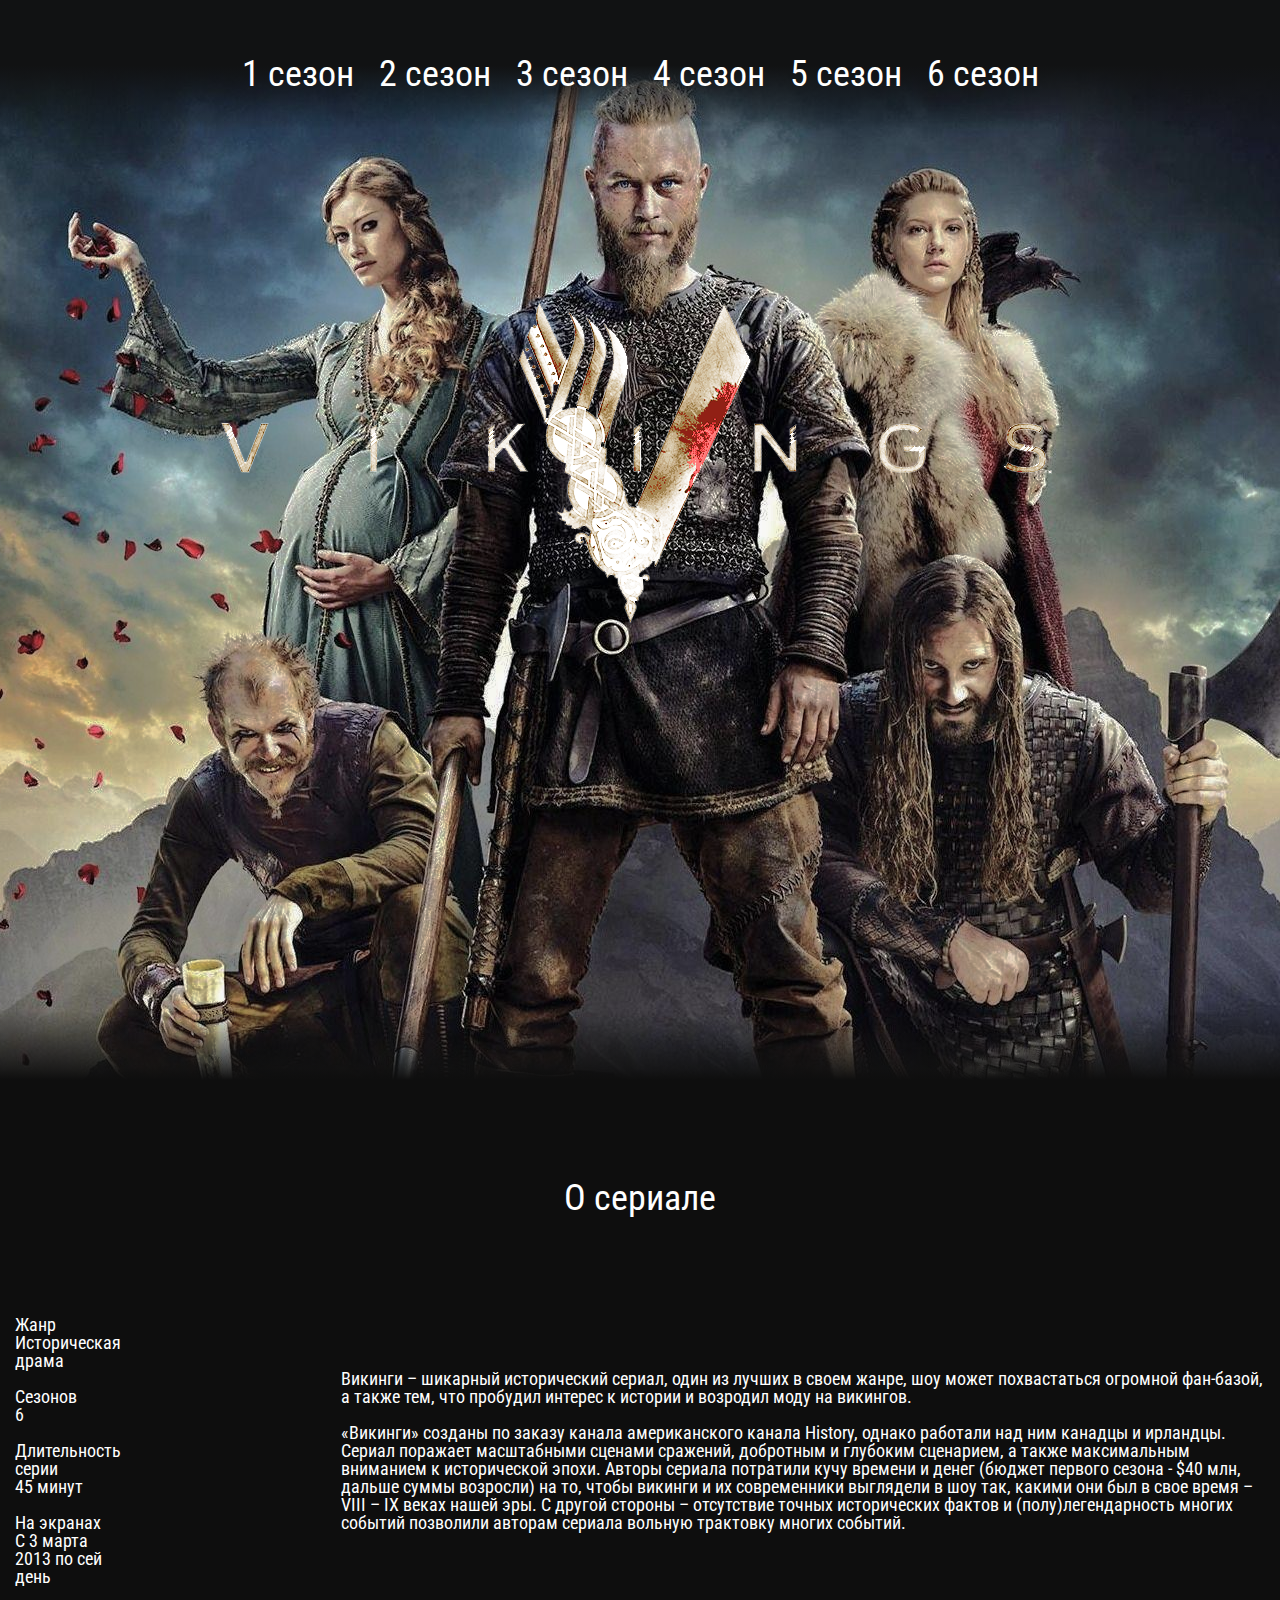
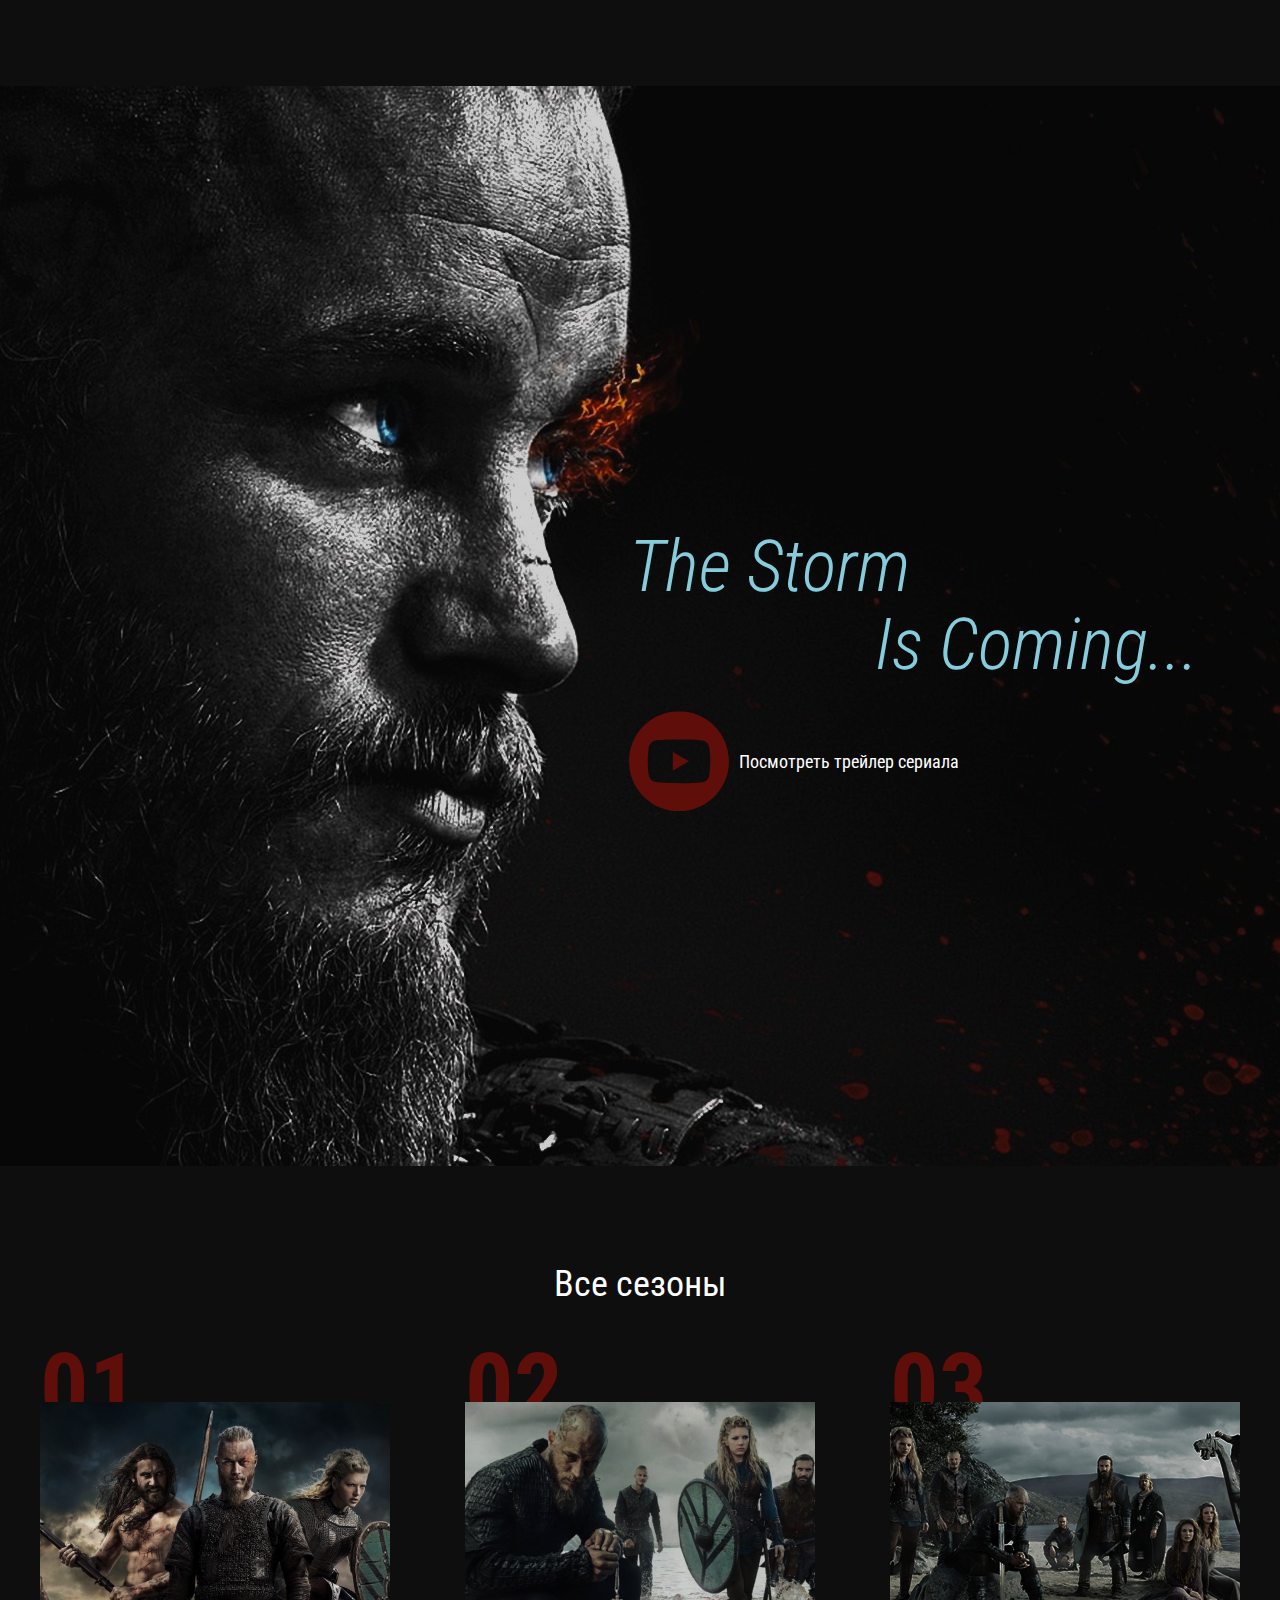
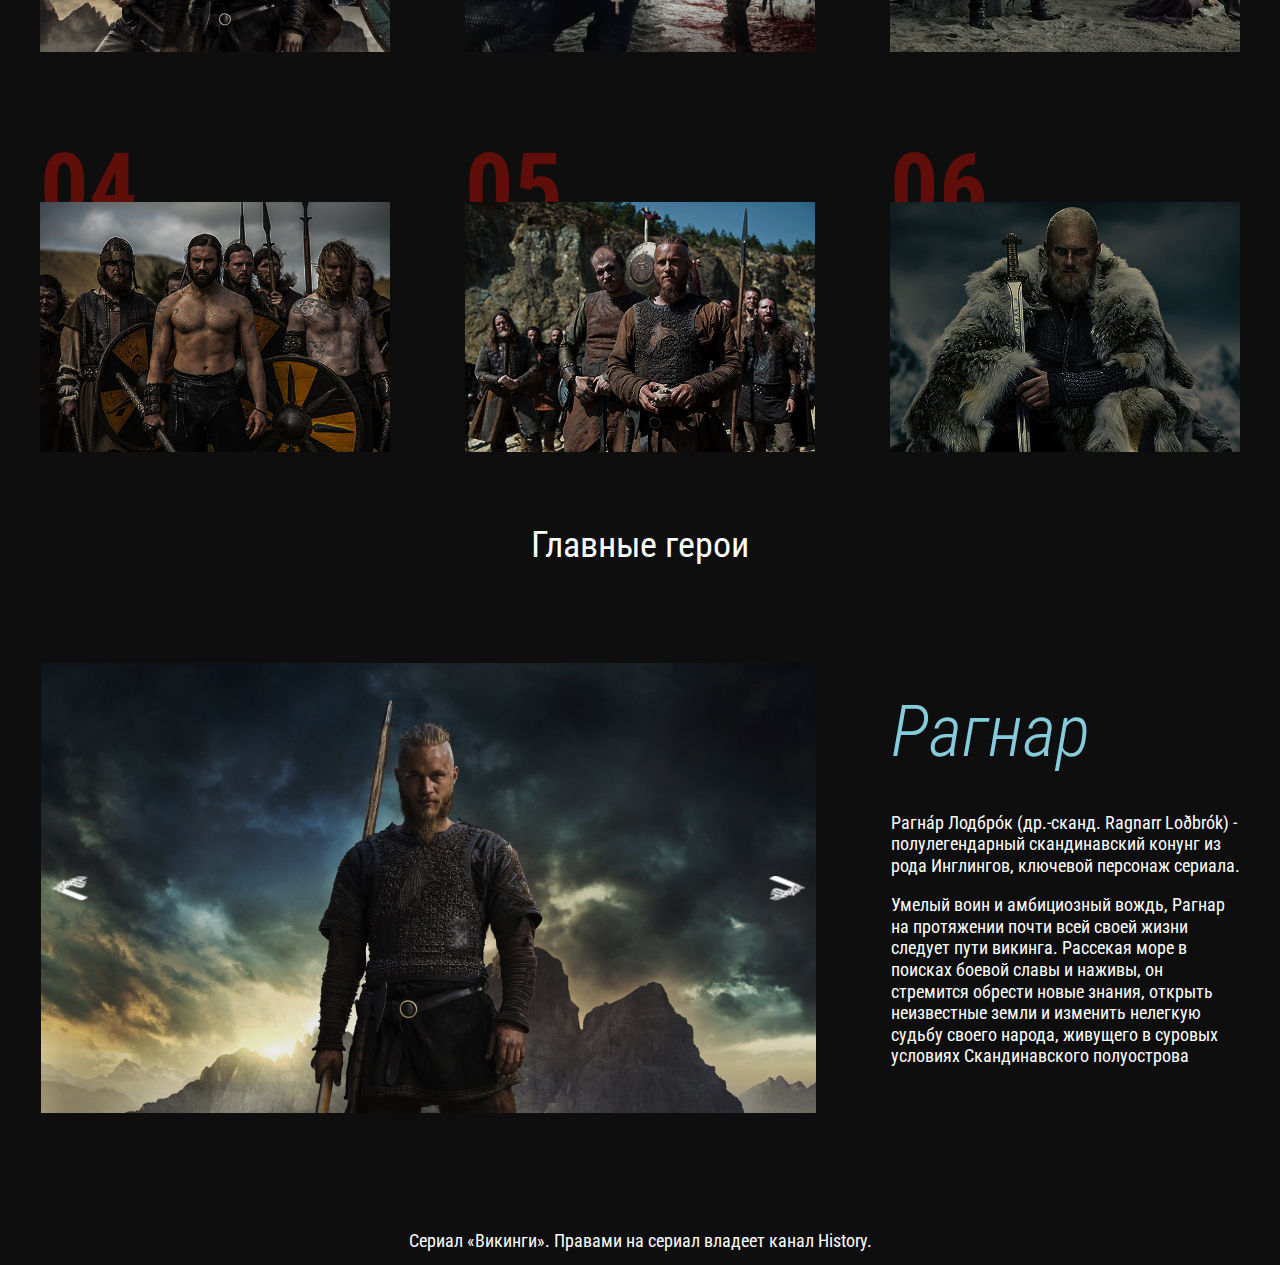
<file: index.html>
<!DOCTYPE html>
<html lang="en">
<head>
    <meta charset="UTF-8">
    <meta name="viewport" content="width=device-width, initial-scale=1.0">
    <link rel="stylesheet" href="./style/style.css">
    <link rel="stylesheet" href="./style/media.css">
    <title>Document</title>
</head>
<body>
    <header class="header">
        <nav class="nav">
            <div class="container">
                <div class="nav_box">
                    <div class="nav_logo"><img src="./images/intro_logo.svg" alt="logo"></div>
                </div>
            </div>
            <div class="gradient-top">
                <ul class="nav_list">
                    <a href="./pages/1season.html" class="nav_list-link">1 cезон</a>
                    <a href="#!" class="nav_list-link">2 cезон</a>
                    <a href="#!" class="nav_list-link">3 cезон</a>
                    <a href="#!" class="nav_list-link">4 cезон</a>
                    <a href="#!" class="nav_list-link">5 cезон</a>  
                    <a href="#!" class="nav_list-link">6 cезон</a>
                </ul>
            </div>
            <div class="gradient-botton"></div>
        </nav>
    </header>
    <main class="main">
        <div class="container">
            <div class="about">
                <h2 class="about_title">О сериале</h2>
                <div class="about_box">
                    <div class="about_text-left">
                        <p>Жанр<br>Историческая драма</p>
                        <p>Сезонов<br>6</p>
                        <p>Длительность серии<br>45 минут</p>
                        <p>На экранах<br>С 3 марта 2013 по сей день</p>
                        
                    </div>
                    <div class="about_text-right">
                        <p>Викинги – шикарный исторический сериал, один из лучших в своем жанре, шоу может похвастаться огромной фан-базой, а также тем, что пробудил интерес к истории и возродил моду на викингов.</p>
                        <p>«Викинги» созданы по заказу канала американского канала History, однако работали над ним канадцы и ирландцы. Сериал поражает масштабными сценами сражений, добротным и глубоким сценарием, а также максимальным вниманием к исторической эпохи. Авторы сериала потратили кучу времени и денег (бюджет первого сезона - $40 млн, дальше суммы возросли) на то, чтобы викинги и их современники выглядели в шоу так, какими они был в свое время – VIII – IX веках нашей эры. С другой стороны – отсутствие точных исторических фактов и (полу)легендарность многих событий позволили авторам сериала вольную трактовку многих событий.</p>
                    </div>
                </div>
            </div>
        </div>
        <section class="youtube">
            <div class="info">
                <div class="info_title">
                    <div class="info_title-left">
                        <h2>The Storm</h2> 
                    </div>
                    <div class="info_title-right">
                        <h2>Is Coming...</h2>
                    </div>
                </div>
                <a target="_blank" href="https://youtu.be/9GgxinPwAGc?si=Wxw-C82oAW-SiMp3" class="btn">
                    <i class="play"><img src="./images/youtube_logo.svg" alt=""></i>
                    Посмотреть трейлер сериала
                </a>
                <a target="_blank" href="https://youtu.be/9GgxinPwAGc?si=Wxw-C82oAW-SiMp3" class="btn_mobile">
                    <i class="play"><img src="./images/youtube_logo.svg" alt=""></i>
                    Смотреть 
                </a>
            </div>
        </section>
        <h2 class="season_title">Все сезоны</h2>
        <div class="container">
        <div class="season_box">
            <div class="season_card">
                <p class="season_number">01</p>
                <img src="./images/seasons1.png"  alt="">
                <a href="./pages/1season.html" class="season_play">Cмотреть</a>
            </div>
            <div class="season_card">
                <p class="season_number">02</p>
                <img src="./images/seasons2.png" alt="">
                <a href="#!" class="season_play">Cмотреть</a>
            </div>
            <div class="season_card">
                <p class="season_number">03</p>
                <img src="./images/seasons3.png" alt="">
                <a href="#!" class="season_play">Cмотреть</a>
            </div>
            <div class="season_card">
                <p class="season_number">04</p>
                <img src="./images/seasons4.png" alt="">
                <a href="#!" class="season_play">Cмотреть</a>
            </div>
            <div class="season_card">
                <p class="season_number">05</p>
                <img src="./images/seasons5.png" alt="">
                <a href="#!" class="season_play">Cмотреть</a>
            </div>
            <div class="season_card">
                <p class="season_number">06</p>
                <img src="./images/seasons6.png" alt="">
                <a href="#!" class="season_play">Cмотреть</a>
            </div>
        </div>
        <div class="heroes">
            <h2 class="heroes_title">Главные герои</h2>
            <div class="heroes_box">
                <div class="heroes_img">
                <img src="./images/heroes_img.jpg" alt="">
            </div>
                <div class="heroes_right">    
                    <h3 class="heroes_right-title">Рагнар</h3>
                <div class="heroes_right-text">
                    <p>Рагна́р Лодбро́к (др.-сканд. Ragnarr Loðbrók) - полулегендарный скандинавский конунг из рода Инглингов, ключевой персонаж сериала.</p>
                    <p>Умелый воин и амбициозный вождь, Рагнар на протяжении почти всей своей жизни следует пути викинга. Рассекая море в поисках боевой славы и наживы, он стремится обрести новые знания, открыть неизвестные земли и изменить нелегкую судьбу своего народа, живущего в суровых условиях Скандинавского полуострова</p>
                </div>
                </div>
                </div>
            </div>
        </div>
    </main>
    <footer class="footer">
        <p>Сериал «Викинги». Правами на сериал владеет канал History.</p>
    </footer>
</body>
</html>
</file>
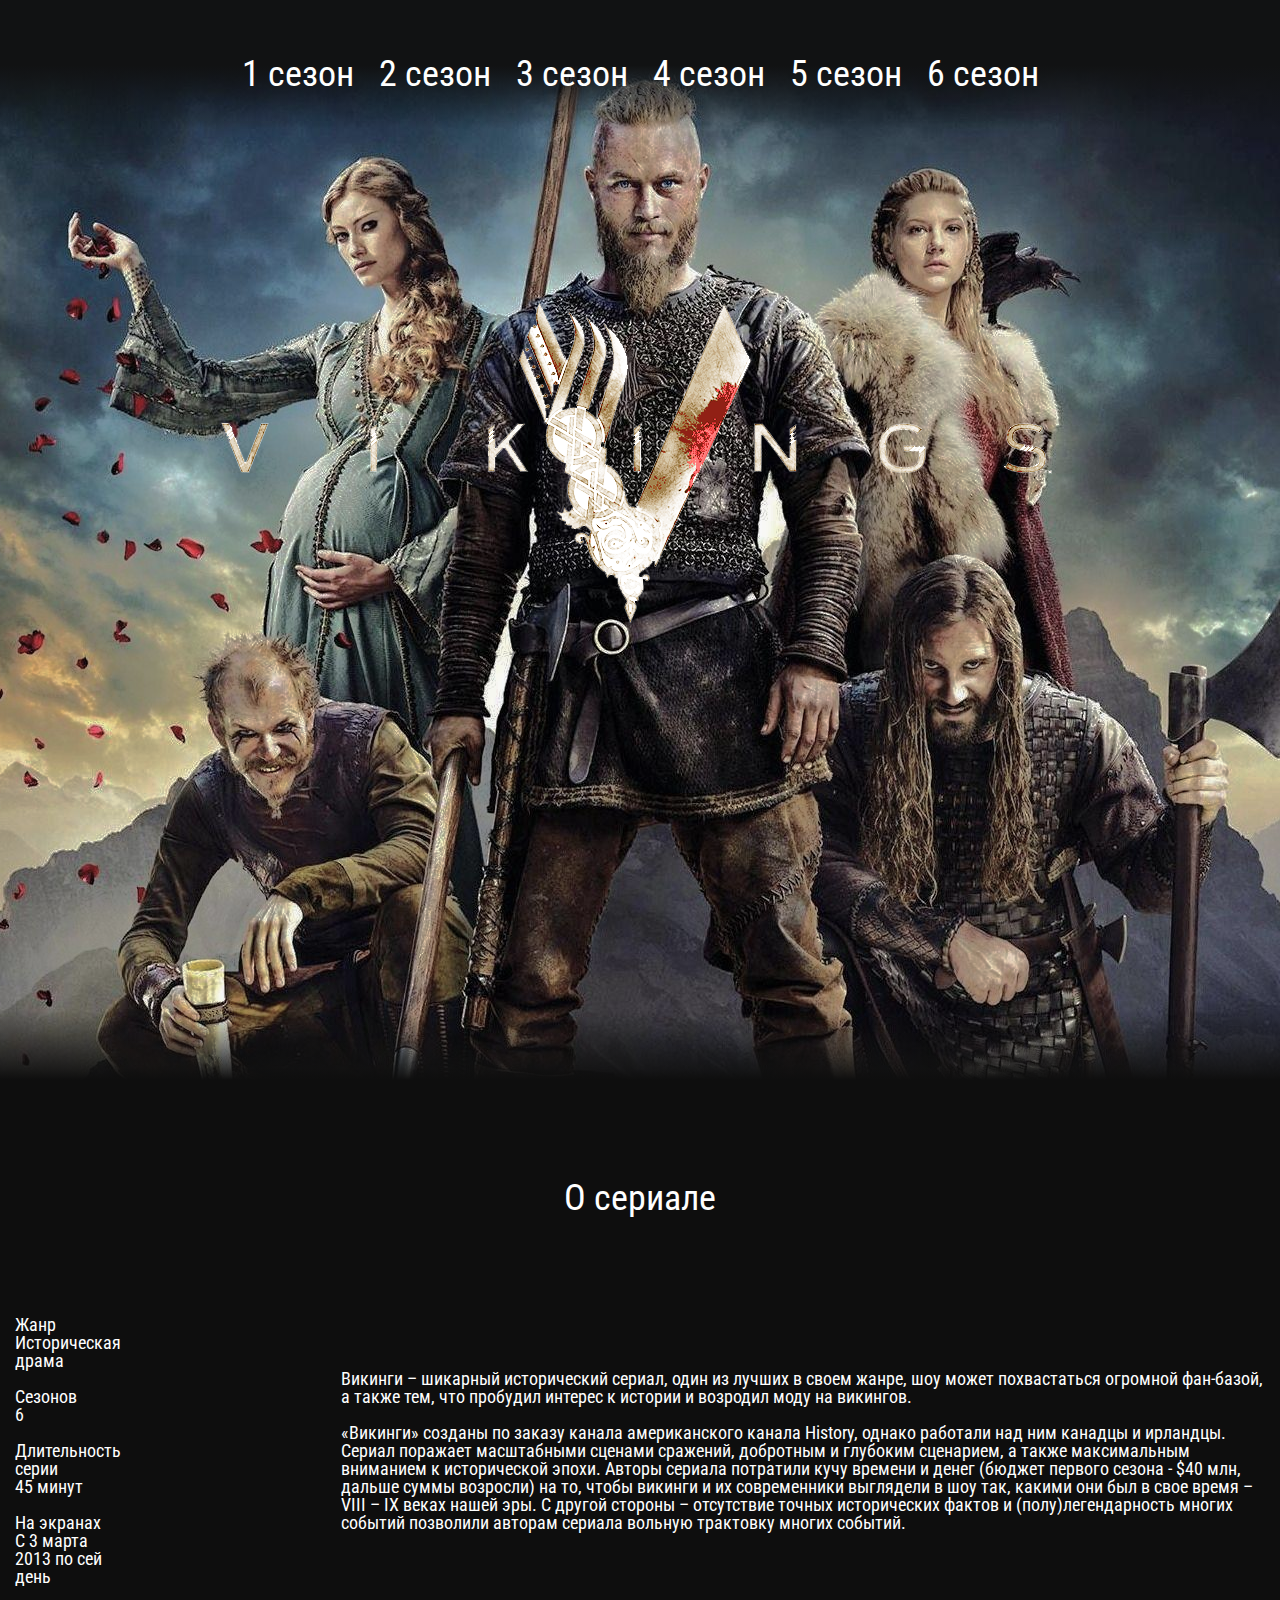
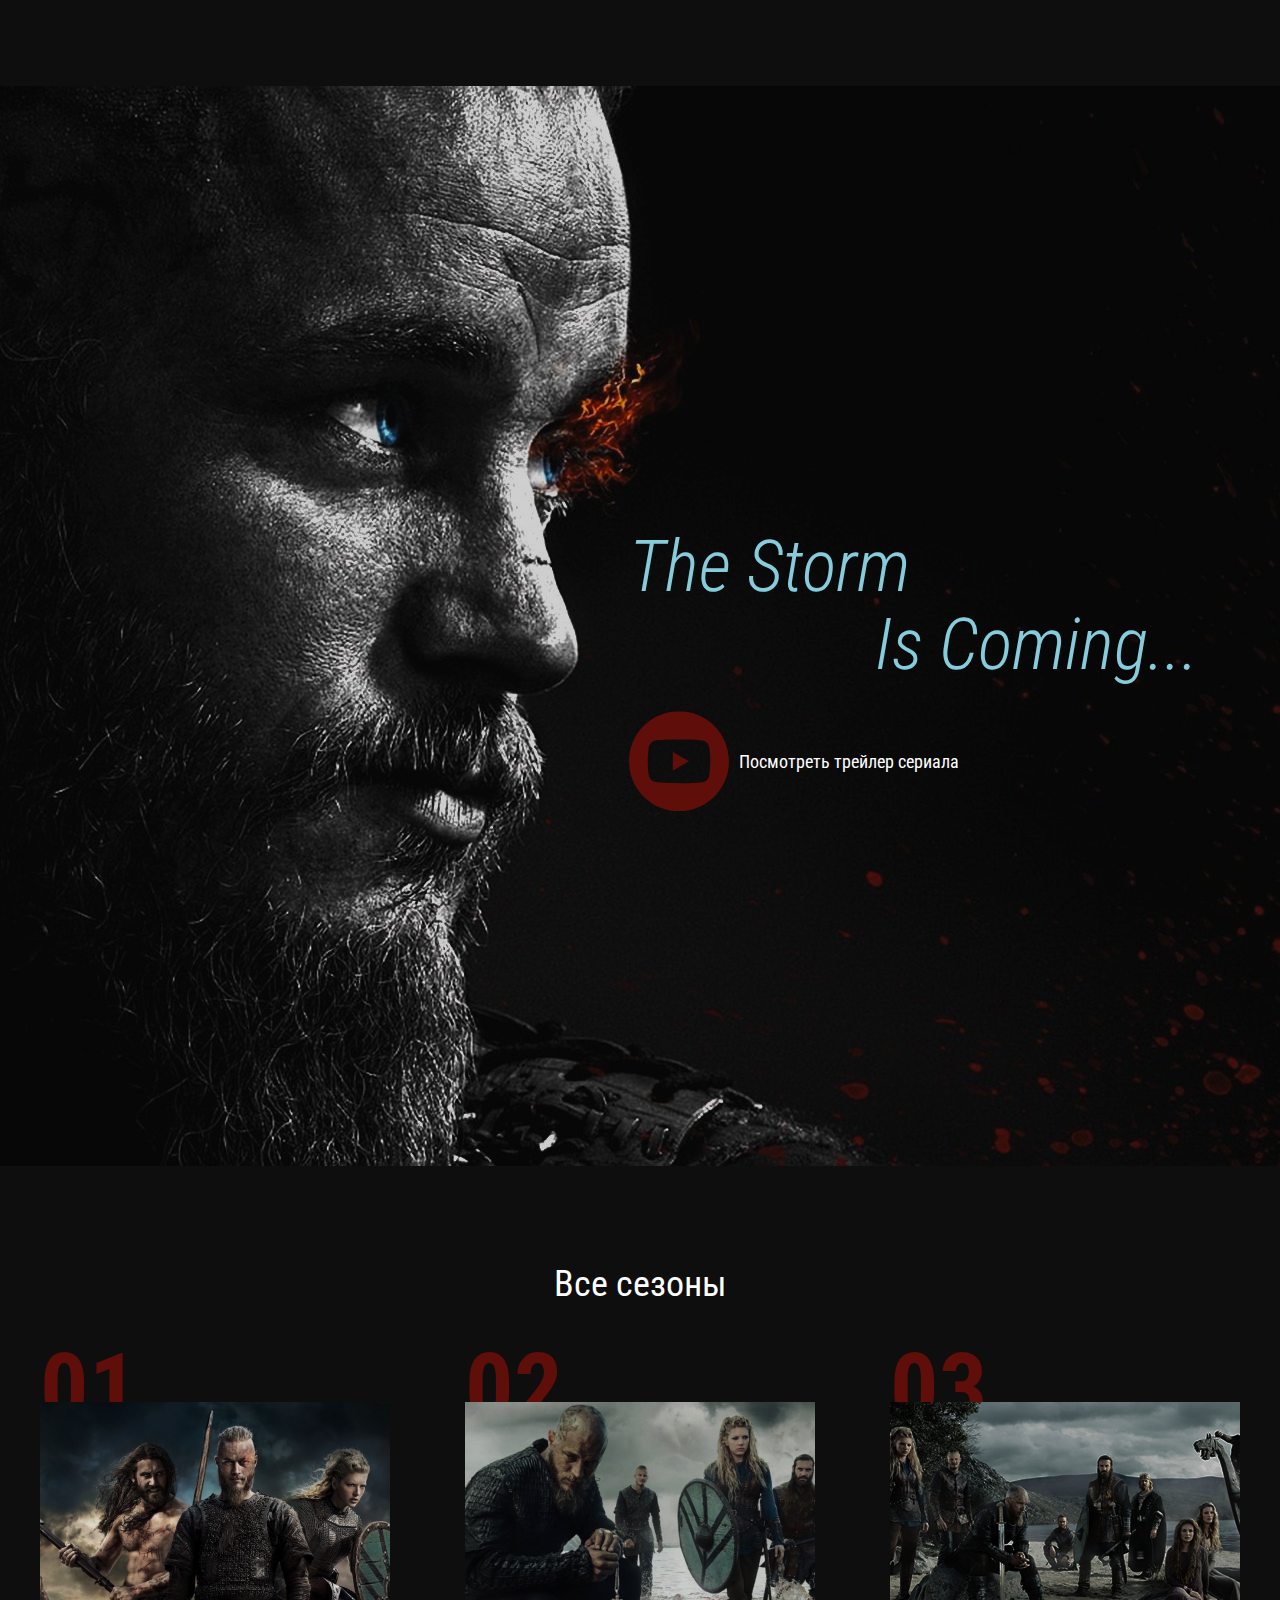
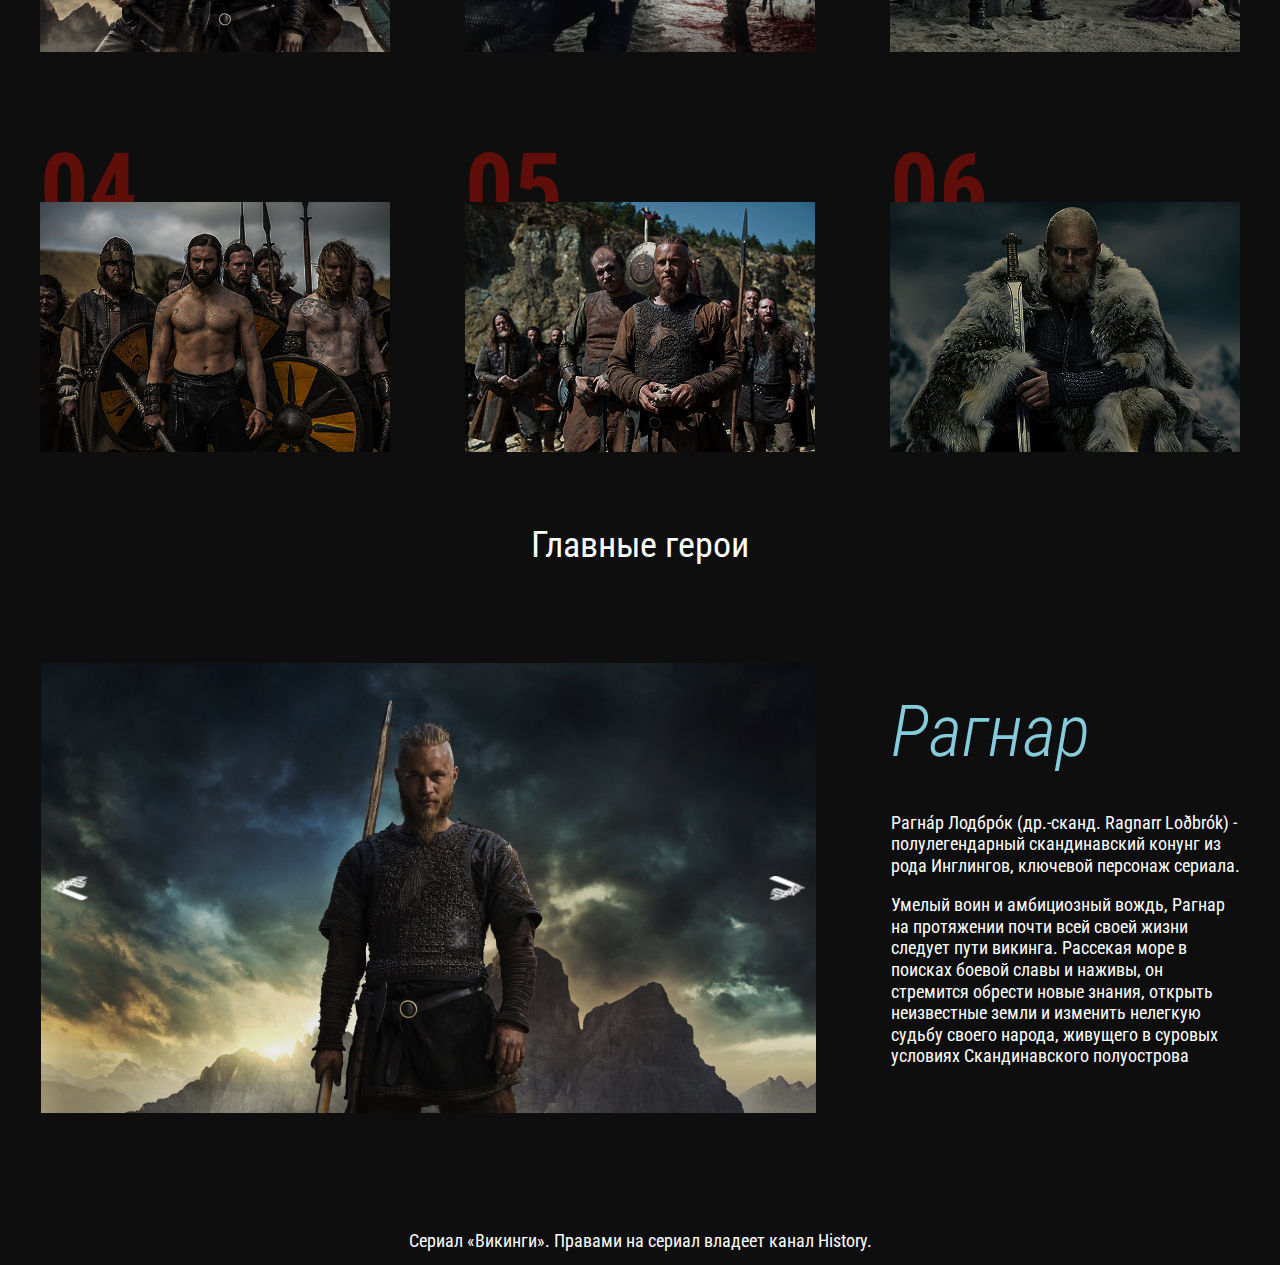
<file: vikings/index.html>
<!DOCTYPE html>
<html lang="en">
<head>
    <meta charset="UTF-8">
    <meta name="viewport" content="width=device-width, initial-scale=1.0">
    <link rel="stylesheet" href="./style/style.css">
    <link rel="stylesheet" href="./style/media.css">
    <title>Document</title>
</head>
<body>
    <header class="header">
        <nav class="nav">
            <div class="container">
                <div class="nav_box">
                    <div class="nav_logo"><img src="./images/intro_logo.svg" alt="logo"></div>
                </div>
            </div>
            <div class="gradient-top">
                <ul class="nav_list">
                    <a href="./pages/1season.html" class="nav_list-link">1 cезон</a>
                    <a href="#!" class="nav_list-link">2 cезон</a>
                    <a href="#!" class="nav_list-link">3 cезон</a>
                    <a href="#!" class="nav_list-link">4 cезон</a>
                    <a href="#!" class="nav_list-link">5 cезон</a>  
                    <a href="#!" class="nav_list-link">6 cезон</a>
                </ul>
            </div>
            <div class="gradient-botton"></div>
        </nav>
    </header>
    <main class="main">
        <div class="container">
            <div class="about">
                <h2 class="about_title">О сериале</h2>
                <div class="about_box">
                    <div class="about_text-left">
                        <p>Жанр<br>Историческая драма</p>
                        <p>Сезонов<br>6</p>
                        <p>Длительность серии<br>45 минут</p>
                        <p>На экранах<br>С 3 марта 2013 по сей день</p>
                        
                    </div>
                    <div class="about_text-right">
                        <p>Викинги – шикарный исторический сериал, один из лучших в своем жанре, шоу может похвастаться огромной фан-базой, а также тем, что пробудил интерес к истории и возродил моду на викингов.</p>
                        <p>«Викинги» созданы по заказу канала американского канала History, однако работали над ним канадцы и ирландцы. Сериал поражает масштабными сценами сражений, добротным и глубоким сценарием, а также максимальным вниманием к исторической эпохи. Авторы сериала потратили кучу времени и денег (бюджет первого сезона - $40 млн, дальше суммы возросли) на то, чтобы викинги и их современники выглядели в шоу так, какими они был в свое время – VIII – IX веках нашей эры. С другой стороны – отсутствие точных исторических фактов и (полу)легендарность многих событий позволили авторам сериала вольную трактовку многих событий.</p>
                    </div>
                </div>
            </div>
        </div>
        <section class="youtube">
            <div class="info">
                <div class="info_title">
                    <div class="info_title-left">
                        <h2>The Storm</h2> 
                    </div>
                    <div class="info_title-right">
                        <h2>Is Coming...</h2>
                    </div>
                </div>
                <a target="_blank" href="https://youtu.be/9GgxinPwAGc?si=Wxw-C82oAW-SiMp3" class="btn">
                    <i class="play"><img src="./images/youtube_logo.svg" alt=""></i>
                    Посмотреть трейлер сериала
                </a>
                <a target="_blank" href="https://youtu.be/9GgxinPwAGc?si=Wxw-C82oAW-SiMp3" class="btn_mobile">
                    <i class="play"><img src="./images/youtube_logo.svg" alt=""></i>
                    Смотреть 
                </a>
            </div>
        </section>
        <h2 class="season_title">Все сезоны</h2>
        <div class="container">
        <div class="season_box">
            <div class="season_card">
                <p class="season_number">01</p>
                <img src="./images/seasons1.png"  alt="">
                <a href="./pages/1season.html" class="season_play">Cмотреть</a>
            </div>
            <div class="season_card">
                <p class="season_number">02</p>
                <img src="./images/seasons2.png" alt="">
                <a href="#!" class="season_play">Cмотреть</a>
            </div>
            <div class="season_card">
                <p class="season_number">03</p>
                <img src="./images/seasons3.png" alt="">
                <a href="#!" class="season_play">Cмотреть</a>
            </div>
            <div class="season_card">
                <p class="season_number">04</p>
                <img src="./images/seasons4.png" alt="">
                <a href="#!" class="season_play">Cмотреть</a>
            </div>
            <div class="season_card">
                <p class="season_number">05</p>
                <img src="./images/seasons5.png" alt="">
                <a href="#!" class="season_play">Cмотреть</a>
            </div>
            <div class="season_card">
                <p class="season_number">06</p>
                <img src="./images/seasons6.png" alt="">
                <a href="#!" class="season_play">Cмотреть</a>
            </div>
        </div>
        <div class="heroes">
            <h2 class="heroes_title">Главные герои</h2>
            <div class="heroes_box">
                <div class="heroes_img">
                <img src="./images/heroes_img.jpg" alt="">
            </div>
                <div class="heroes_right">    
                    <h3 class="heroes_right-title">Рагнар</h3>
                <div class="heroes_right-text">
                    <p>Рагна́р Лодбро́к (др.-сканд. Ragnarr Loðbrók) - полулегендарный скандинавский конунг из рода Инглингов, ключевой персонаж сериала.</p>
                    <p>Умелый воин и амбициозный вождь, Рагнар на протяжении почти всей своей жизни следует пути викинга. Рассекая море в поисках боевой славы и наживы, он стремится обрести новые знания, открыть неизвестные земли и изменить нелегкую судьбу своего народа, живущего в суровых условиях Скандинавского полуострова</p>
                </div>
                </div>
                </div>
            </div>
        </div>
    </main>
    <footer class="footer">
        <p>Сериал «Викинги». Правами на сериал владеет канал History.</p>
    </footer>
</body>
</html>
</file>
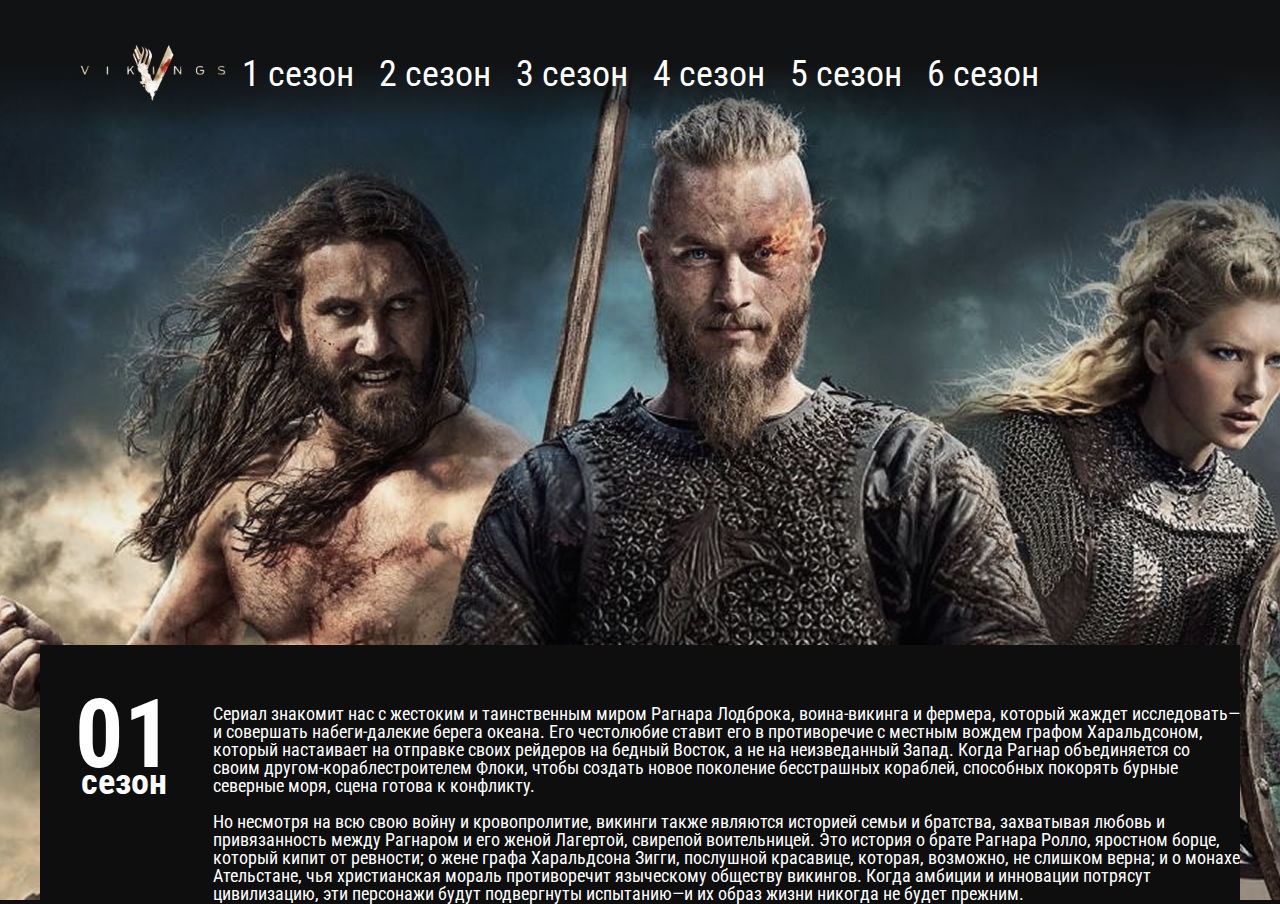
<file: pages/1season.html>
<!DOCTYPE html>
<html lang="en">
<head>
    <meta charset="UTF-8">
    <meta name="viewport" content="width=device-width, initial-scale=1.0">
    <link rel="stylesheet" href="../style/style.css">
    <link rel="stylesheet" href="../style/media.css">
    <title>Document</title>
</head>
<body>
    <header class="header_1season">
            <div class="nav_1season">
                <div class="gradient-top">
                    <a href="../index.html" class="nav_logo-1season"><img src="../images/nav_1season-logo.svg" alt=""></a>
                    <ul class="nav_list">
                        <a href="#!" class="nav_list-link">1 cезон</a>
                        <a href="#!" class="nav_list-link">2 cезон</a>
                        <a href="#!" class="nav_list-link">3 cезон</a>
                        <a href="#!" class="nav_list-link">4 cезон</a>
                        <a href="#!" class="nav_list-link">5 cезон</a>  
                        <a href="#!" class="nav_list-link">6 cезон</a>
                    </ul>
                </div>
            </div>
        <div class="info_1season">
            <div class="info_1season-left">
                <p class="info_1season-number">01</p>
                <p class="info_1season-season">cезон</p>
            </div>
            <div class="info_1season-right">
                <p class="info_1season-text1">Сериал знакомит нас с жестоким и таинственным миром Рагнара Лодброка, воина-викинга и фермера, который жаждет исследовать—и совершать набеги-далекие берега океана. Его честолюбие ставит его в противоречие с местным вождем графом Харальдсоном, который настаивает на отправке своих рейдеров на бедный Восток, а не на неизведанный Запад. Когда Рагнар объединяется со своим другом-кораблестроителем Флоки, чтобы создать новое поколение бесстрашных кораблей, способных покорять бурные северные моря, сцена готова к конфликту.</p>
                <p class="info_1season-text2">Но несмотря на всю свою войну и кровопролитие, викинги также являются историей семьи и братства, захватывая любовь и привязанность между Рагнаром и его женой Лагертой, свирепой воительницей. Это история о брате Рагнара Ролло, яростном борце, который кипит от ревности; о жене графа Харальдсона Зигги, послушной красавице, которая, возможно, не слишком верна; и о монахе Ательстане, чья христианская мораль противоречит языческому обществу викингов. Когда амбиции и инновации потрясут цивилизацию, эти персонажи будут подвергнуты испытанию—и их образ жизни никогда не будет прежним.</p>
            </div>
        </div>
    </header>
    <!-- <section class="series">
        <h2 class="series_title">Все серии 1 сезона</h2>
        <div class="container">
        <div class="series_box">
            <div class="series_card">
                <p class="series_number">01</p>
                <img src="../images/series1.png"  alt="">
                <a target="_blank" href="https://youtu.be/HlOOMzu1340?si=1SwDqim_u9K27HRY" class="series_play">Cмотреть</a>
            </div>
            <div class="series_card">
                <p class="series_number">02</p>
                <img src="../images/series2.png"  alt="">
                <a target="_blank" href="https://youtu.be/eL76CNr0-g4?si=qX1hp9Rlhvq-qxsd" class="series_play">Cмотреть</a>
            </div>
            <div class="series_card">
                <p class="series_number">03</p>
                <img src="../images/series3.png"  alt="">
                <a target="_blank" href="https://youtu.be/Y1I7eLnv9Y8?si=KerIssCI2OjVL69w" class="series_play">Cмотреть</a>
            </div>
            <div class="series_card">
                <p class="series_number">04</p>
                <img src="../images/series4.png"  alt="">
                <a target="_blank" href="https://youtu.be/OQjzS9bOb-M?si=iKuf9Pgu7l2goyIQ" class="series_play">Cмотреть</a>
            </div>
            <div class="series_card">
                <p class="series_number">05</p>
                <img src="../images/series5.png"  alt="">
                <a target="_blank" href="https://youtu.be/4eegQMo5VTE?si=c0Em0EcBZlHf8kPc" class="series_play">Cмотреть</a>
            </div>
            <div class="series_card">
                <p class="series_number">06</p>
                <img src="../images/series6.png"  alt="">
                <a target="_blank" href="https://youtu.be/I7iit06TGW4?si=CUuKSUumFdwAdy6z" class="series_play">Cмотреть</a>
            </div>
            <div class="series_card">
                <p class="series_number">07</p>
                <img src="../images/series7.png"  alt="">
                <a target="_blank" href="https://youtu.be/sml_4f0C7Ec?si=3x7HgnwXROFtVD9Y" class="series_play">Cмотреть</a>
            </div>
            <div class="series_card">
                <p class="series_number">08</p>
                <img src="../images/series8.png"  alt="">
                <a target="_blank" href="https://youtu.be/UyMlwGgriUM?si=LgKLYfp7Rg69JaPO" class="series_play">Cмотреть</a>
            </div>
            <div class="series_card">
                <p class="series_number">09</p>
                <img src="../images/series9.png"  alt="">
                <a target="_blank" href="https://youtu.be/G2FQ_Bn5WTk?si=SokZl5KUhJzZU7U1" class="series_play">Cмотреть</a>
            </div>
            </div>
    </section> -->
</body>
</html>
</file>
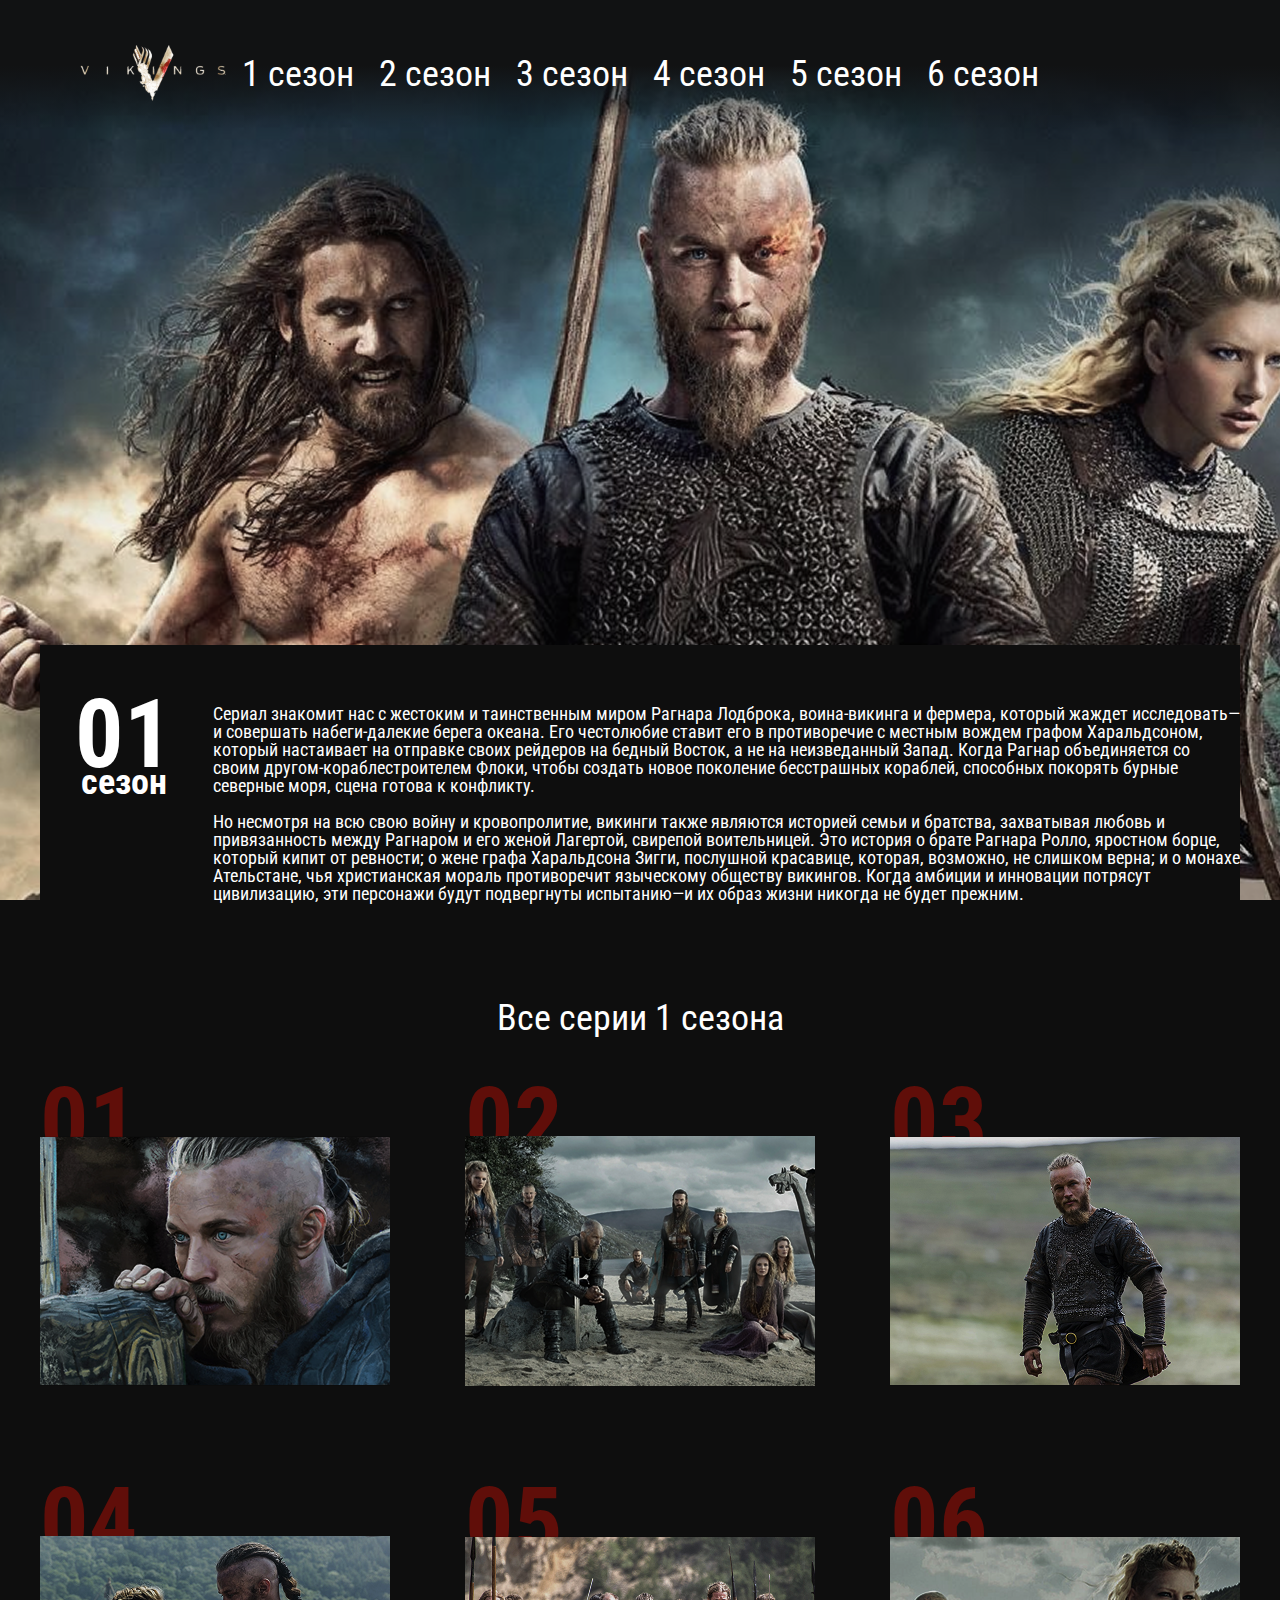
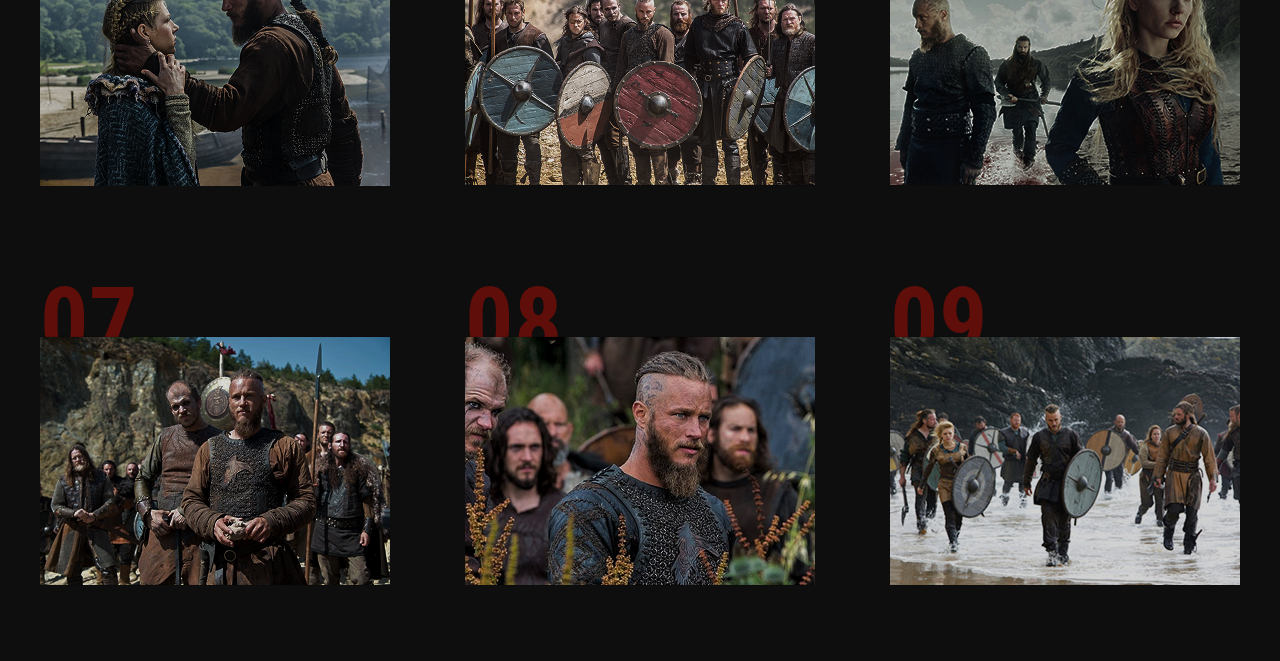
<file: vikings/pages/1season.html>
<!DOCTYPE html>
<html lang="en">
<head>
    <meta charset="UTF-8">
    <meta name="viewport" content="width=device-width, initial-scale=1.0">
    <link rel="stylesheet" href="../style/style.css">
    <link rel="stylesheet" href="../style/media.css">
    <title>Document</title>
</head>
<body>
    <header class="header_1season">
            <div class="nav_1season">
                <div class="gradient-top">
                    <a href="../index.html" class="nav_logo-1season"><img src="../images/nav_1season-logo.svg" alt=""></a>
                    <ul class="nav_list">
                        <a href="#!" class="nav_list-link">1 cезон</a>
                        <a href="#!" class="nav_list-link">2 cезон</a>
                        <a href="#!" class="nav_list-link">3 cезон</a>
                        <a href="#!" class="nav_list-link">4 cезон</a>
                        <a href="#!" class="nav_list-link">5 cезон</a>  
                        <a href="#!" class="nav_list-link">6 cезон</a>
                    </ul>
                </div>
            </div>
        <div class="info_1season">
            <div class="info_1season-left">
                <p class="info_1season-number">01</p>
                <p class="info_1season-season">cезон</p>
            </div>
            <div class="info_1season-right">
                <p class="info_1season-text1">Сериал знакомит нас с жестоким и таинственным миром Рагнара Лодброка, воина-викинга и фермера, который жаждет исследовать—и совершать набеги-далекие берега океана. Его честолюбие ставит его в противоречие с местным вождем графом Харальдсоном, который настаивает на отправке своих рейдеров на бедный Восток, а не на неизведанный Запад. Когда Рагнар объединяется со своим другом-кораблестроителем Флоки, чтобы создать новое поколение бесстрашных кораблей, способных покорять бурные северные моря, сцена готова к конфликту.</p>
                <p class="info_1season-text2">Но несмотря на всю свою войну и кровопролитие, викинги также являются историей семьи и братства, захватывая любовь и привязанность между Рагнаром и его женой Лагертой, свирепой воительницей. Это история о брате Рагнара Ролло, яростном борце, который кипит от ревности; о жене графа Харальдсона Зигги, послушной красавице, которая, возможно, не слишком верна; и о монахе Ательстане, чья христианская мораль противоречит языческому обществу викингов. Когда амбиции и инновации потрясут цивилизацию, эти персонажи будут подвергнуты испытанию—и их образ жизни никогда не будет прежним.</p>
            </div>
        </div>
    </header>
    <section class="series">
        <h2 class="series_title">Все серии 1 сезона</h2>
        <div class="container">
        <div class="series_box">
            <div class="series_card">
                <p class="series_number">01</p>
                <img src="../images/series1.png"  alt="">
                <a target="_blank" href="https://youtu.be/HlOOMzu1340?si=1SwDqim_u9K27HRY" class="series_play">Cмотреть</a>
            </div>
            <div class="series_card">
                <p class="series_number">02</p>
                <img src="../images/series2.png"  alt="">
                <a target="_blank" href="https://youtu.be/eL76CNr0-g4?si=qX1hp9Rlhvq-qxsd" class="series_play">Cмотреть</a>
            </div>
            <div class="series_card">
                <p class="series_number">03</p>
                <img src="../images/series3.png"  alt="">
                <a target="_blank" href="https://youtu.be/Y1I7eLnv9Y8?si=KerIssCI2OjVL69w" class="series_play">Cмотреть</a>
            </div>
            <div class="series_card">
                <p class="series_number">04</p>
                <img src="../images/series4.png"  alt="">
                <a target="_blank" href="https://youtu.be/OQjzS9bOb-M?si=iKuf9Pgu7l2goyIQ" class="series_play">Cмотреть</a>
            </div>
            <div class="series_card">
                <p class="series_number">05</p>
                <img src="../images/series5.png"  alt="">
                <a target="_blank" href="https://youtu.be/4eegQMo5VTE?si=c0Em0EcBZlHf8kPc" class="series_play">Cмотреть</a>
            </div>
            <div class="series_card">
                <p class="series_number">06</p>
                <img src="../images/series6.png"  alt="">
                <a target="_blank" href="https://youtu.be/I7iit06TGW4?si=CUuKSUumFdwAdy6z" class="series_play">Cмотреть</a>
            </div>
            <div class="series_card">
                <p class="series_number">07</p>
                <img src="../images/series7.png"  alt="">
                <a target="_blank" href="https://youtu.be/sml_4f0C7Ec?si=3x7HgnwXROFtVD9Y" class="series_play">Cмотреть</a>
            </div>
            <div class="series_card">
                <p class="series_number">08</p>
                <img src="../images/series8.png"  alt="">
                <a target="_blank" href="https://youtu.be/UyMlwGgriUM?si=LgKLYfp7Rg69JaPO" class="series_play">Cмотреть</a>
            </div>
            <div class="series_card">
                <p class="series_number">09</p>
                <img src="../images/series9.png"  alt="">
                <a target="_blank" href="https://youtu.be/G2FQ_Bn5WTk?si=SokZl5KUhJzZU7U1" class="series_play">Cмотреть</a>
            </div>
            </div>
    </section>
</body>
</html>
</file>
<file: style/style.css>
@import url(./fonts.css);
    
*{
    box-sizing: border-box;
    margin: 0;
    padding: 0;
    font-family: "roboto";
}
body{
    background-color: #0E0E0E;
}
.container{
    max-width: 1500px;
    width: 100%;
    margin: 0 auto;
    padding: 0 15px;
}

.header{
    padding-top: 50px;  
    position: relative; 
}

.nav{
    background: url(../images/intro_bg.png) no-repeat center center / cover;
    height: 1030px;
    width: 100%;
    display: flex;
    align-items: center;
    justify-content: center;
    flex-direction: column;

}

.nav_box{
    display: flex;
    flex-direction: column;
    align-items: center;
    transform: translateY(-100px);
}

.gradient-top{
    background: linear-gradient(180deg, #111213 0%, #111213 43.62%, rgba(32, 31, 33, 0) 86.33%);
    height: 150px;
    width: 100%;
    position: absolute;
    top: 0;
    left: 0;
    display: flex;
    align-items: center;
    justify-content: center;
}

.gradient-botton{
    background: linear-gradient(180deg, #0E0E0E 0%, rgba(17, 17, 17, 0.850295) 16.53%, rgba(32, 31, 33, 0) 100%);
    height: 70px;
    width: 100%;
    position: absolute;
    bottom: 0;
    left: 0;
    transform: rotate(-180deg);
}

.nav_list{
    display: flex;
    gap: 25px;
    list-style: none;
}

.nav_list-link{
    text-decoration: none;
    font-weight: 400;
    font-size: 36px;
    line-height: 100%;
    color: #FFFFFF;
    transition: 0.5s;
    border-bottom: 3px solid;
    border-color: transparent;
}

.nav_list-link:hover{
    border-color: #85CCDC;
    color: #85CCDC;
}

.main{
    background-color: #0E0E0E;
}

.about{
    display: flex;
    flex-direction: column;
    align-items: center;
    justify-content: center;
    
}

.about_title{
    padding: 100px 0;
    font-weight: 400;
    font-size: 36px;
    line-height: 100%;
    color: #FFFFFF;

}

.about_box{
    display: flex;
    align-items: center;
    gap: 220px;
    padding-bottom: 100px;
}

.about_text-left{
    
    font-weight: 400;
    font-size: 18px;
    line-height: 100%;
    color: #FFFFFF;
    display: flex;
    flex-direction: column;
    gap: 18px;
}

.about_text-right{
     
    font-weight: 400;
    font-size: 18px;
    line-height: 100%;
    color: #FFFFFF;
    display: flex;
    flex-direction: column;
    gap: 18px;
}

.youtube{
    background: url(../images/youtube_bg.jpg) no-repeat center center / cover;
    width: 100%;
    height: 1080px;
    display: flex;
    align-items: center;
    justify-content: center;
    position: relative;
}

.info{
    position: absolute;
    top: 54%;
    left: 62%;
    transform: translate(-50%, -50%);
    text-align: left;
    display: flex;
    flex-direction: column;
    gap: 100px;
}

.info_title{
    display: flex;
    flex-direction: column;
    position: relative;
}

.info_title-right{
    position: absolute;
    top: 90%;
    right: -73%;
}

.info h2{
    font-weight: 300;
    font-size: 72px;
    line-height: 120%;
    font-style: italic;
    color: #85CCDC;
}

.btn{
    display: flex;
    align-items: center;
    gap: 10px;
    color: #FFFFFF;
    text-decoration: none;
    font-weight: 400;
    font-size: 18px;
    line-height: 100%;
    
}

.btn_mobile{
    display: none;
    
}
 
.season_title{
    display: flex;
    align-items: center;
    justify-content: center;
    padding: 100px 0;
    font-weight: 400;
    font-size: 36px;
    line-height: 100%;
    color: #FFFFFF;
}

.season_box{
    display: flex;
    flex-wrap: wrap;
    gap: 75px;
    align-items: center;
    justify-content: center;
}

.season_card{
    width: 350px;
    height: 250px;
    margin-bottom: 75px;
    position: relative;
    transition: 1s;
    z-index: 1;
    cursor: pointer;
    display: flex;
    align-items: center;
    justify-content: center;
}

.season_card::before{
    content: " ";
    background-color:  rgba(0, 0, 0 , 0.1);
    width: 100%;
    height: 100%;
    display: block;
    position: absolute;
    transition: 1s;

}

.season_card:hover::before{
    background-color:  rgba(0, 0, 0 , 0.7);
}

.season_number{
    font-weight: 700;
    font-size: 96px;
    line-height: 100%;
    color: #600E09;
    position: absolute;
    top: -25%;
    left: 0%;
    z-index: -1;
    transition: 1s;
}

.season_card:hover .season_number{
    z-index: 1;
    font-size: 105px;
}

.season_play{
    padding: 11px 78px;
    border: 1px solid transparent;
    background-color: #0E0E0E;
    text-decoration: none;
    color: #FFFFFF;
    display: flex;
    align-items: center;
    justify-content: center;
    font-weight: 400;
    font-size: 36px;
    line-height: 100%;
    position: absolute;
    transform: scale(0);
    transition: 1s;
    
}

.season_card:hover .season_play{
    transform: scale(1);  
}

.heroes{
    display: flex;
    align-items: center;
    justify-content: center;
    flex-direction: column;
    padding-bottom: 100px;
}

.heroes_title{
    font-weight: 400;
    font-size: 36px;
    line-height: 100%;
    color: #FFFFFF;
    padding-bottom: 100px;
}

.heroes_box{
    display: flex;
    align-items: center;
    justify-content: center;
    gap: 75px;
     
}

.heroes_right{
    display: flex;
    flex-direction: column;
}

.heroes_right-title{
    font-weight: 300;
    font-size: 72px;
    line-height: 100%;
    color: #85CCDC;
    padding-bottom: 44px;
    display: flex;
    
}

.heroes_right-text{
    width: 349px;
    height: 273px;
    font-weight: 400;
    font-size: 18px;
    line-height: 120%;
    color: #FFFFFF;
    display: flex;
    flex-direction: column;
    gap: 18px;
}

.heroes_img{
    position: relative;
}

.heroes_img::after{
    content: url(../images/heroes_arrow-right.svg);
    position: absolute;
    top: 50%;
    left: 10px;
    transform: translate(0% , -50%);
    cursor: pointer;
}

.heroes_img::before{
    content: url(../images/heroes_arrow-left.svg);
    position: absolute;
    top: 50%;
    right: 10px;
    transform: translate(0 , -50%);
    cursor: pointer;
}

.footer{
    display: flex;
    align-items: center;
    justify-content: center;
    color: #FFFFFF;
    font-weight: 400;
    font-size: 18px;
    line-height: 100%;
    padding: 15px 0;
}

.header_1season{
    background: url(../images/1season_bg.png) no-repeat center center / cover;
    height: 900px;
    width: 100%;
    position: relative;    
}

.info_1season{
    background-color: #0E0E0E;
    position: absolute;
    bottom: 0;
    left: 50%;
    transform: translate(-50% , 0);
    display: flex;
    gap: 50px;
    padding: 60px 0 ;
}
.info_1season-left{
    display: flex;
    flex-direction: column;
    align-items: center;
    padding-left: 35px;
    padding-top: 21px;

}
.info_1season-number{
    font-weight: 700;
    font-size: 96px;
    line-height: 100%;
    color: #FFFFFF;
}
.info_1season-season{
    font-weight: 700;
    font-size: 36px;
    line-height: 0%;
    color: #FFFFFF;
}
.info_1season-right{
    width: 1158px;
    height: 215px;
    display: flex;
    flex-direction: column;
    gap: 18px;
}
.info_1season-text1{
    font-weight: 400;
    font-size: 18px;
    line-height: 100%;
    color: #FFFFFF;
    padding-top: 40px;
}
.info_1season-text2{
    font-weight: 400;
    font-size: 18px;
    line-height: 100%;
    color: #FFFFFF;
    
}
.nav_logo-1season{
    position: absolute;
    top: 0;
    left: 0;
    transform: translate(50% , 75%);
   
}
.series_box{
    display: flex;
    flex-wrap: wrap;
    gap: 75px;
    align-items: center;
    justify-content: center;
}
.series_card{
    width: 350px;
    height: 250px;
    margin-bottom: 75px;
    position: relative;
    transition: 1s;
    z-index: 1;
    cursor: pointer;
    display: flex;
    align-items: center;
    justify-content: center;
}
.series_card::before{
    content: " ";
    background-color:  rgba(0, 0, 0 , 0.1);
    width: 100%;
    height: 100%;
    display: block;
    position: absolute;
    transition: 1s;

}
.series_card:hover::before{
    background-color:  rgba(0, 0, 0 , 0.7);
}
.series_number{
    font-weight: 700;
    font-size: 96px;
    line-height: 100%;
    color: #600E09;
    position: absolute;
    top: -25%;
    left: 0%;
    z-index: -1;
    transition: 1s;
}
.series_card:hover .series_number{
    z-index: 1;
    font-size: 105px;
}
.series_play{
    padding: 11px 78px;
    border: 1px solid transparent;
    background-color: #0E0E0E;
    text-decoration: none;
    color: #FFFFFF;
    display: flex;
    align-items: center;
    justify-content: center;
    font-weight: 400;
    font-size: 36px;
    line-height: 100%;
    position: absolute;
    transform: scale(0);
    transition: 1s;
    
}
.series_card:hover .series_play{
    transform: scale(1);  
}

.series_title{
    display: flex;
    align-items: center;
    justify-content: center;
    font-weight: 400;   
    font-size: 36px;
    line-height: 100%;
    color: #FFFFFF;
    padding: 100px 0;
}
</file>
<file: style/media.css>
@media(max-width:1400px){
    .info_1season{
        gap: 40px;
        padding: 20px 0 ;
        width: 1300px;
    }
}
@media(max-width:1300px){
    .info_1season{
        gap: 40px;
        padding: 20px 0 ;
        width: 1200px;
    }
}




@media(max-width:1200px){
    .nav{
        height: 950px;
    }
    .nav_list{
        gap: 22px;
    }
    .nav_list-link{
        font-size: 34px;
    }
    .nav_box img{
        height: 280px;
        transform: translateY(35px)
    }
    .gradient-top{
        height: 120px;
    }
    .about_title{
        font-size: 32px;
        padding: 80px 0;
    }
    .about_box{
        gap: 180px;
        padding-bottom: 90px;
    }
    .about_text-left{
        font-size: 17px;
        gap: 17px;
    }
    .about_text-right{
        font-size: 17px;
        gap: 17px; 
    }
    .youtube{
        height: 980px;
    }
    .info{
        gap: 80px;
    }
    .info h2{
        font-size: 68px;
    }
    .info_title-right{
        right: -63%;
    }
    .play img{
        width: 90px;
        height: 90px;
    }
    .btn{
        font-size: 16px;
    }
    .season_box{
        gap: 65px;
    }
    .season_title{
        font-size: 32px;
        padding: 80px 0;
    } 
    .season_card{
        width: 300px;
        height: 200px;
        margin-bottom: 55px;
    }
    .season_card img{
        width: 300px;
        height: 200px;
    }
    .season_number{
        font-size: 86px;
        top: -30%;
    }
    .season_card:hover .season_number{
        font-size: 96px;
    }
    .season_play{
        padding: 10px 70px;
        font-size: 32px;
    }
    .heroes{
        padding-bottom: 80px;
    }
    .heroes_title{
        font-size: 36px;
        padding-bottom: 80px;
    }
    .heroes_box{
        gap: 65px;
    }
    .heroes_right-title{
        font-size: 65px;
        padding-bottom: 40px;
    }
    .heroes_right-text{
        width: 329px;
        height: 253px;
        font-size: 16px;
        gap: 16px;
    }
    .heroes img{
        height: 350px;
    }
    .heroes_img::after{
        height: 25px;
    }
    .heroes_img::before{
        height: 25px;
    }
    .header_1season{
        height: 700px;
       
    }
    .info_1season{
        gap: 40px;
        padding: 20px 0 ;
        width: 1000px;
    }
    .info_1season-left{
        padding-left: 32px;
        padding-top: 18px;
    }
    .info_1season-right{
        width: 800px;
        height: 200px;
        gap: 16px;
    }
    .info_1season-text1{
        font-size: 16px;
        padding-top: 20px;
    }
    .info_1season-text2{
        font-size: 16px;
    }
    .nav_logo-1season img{
        display: none;
    }
    .info_1season-number{
        font-size: 86px;
    }
}


@media(max-width:1000px){
    
    .nav{
        height: 800px;
    }
    .nav_list{
        gap: 20px;
    }
    .nav_list-link{
        font-size: 32px;
    }
    .nav_box img{
        height: 250px;
        transform: translateY(30px)
    }
    .gradient-top{
        height: 100px;
    }
    .about_title{
        font-size: 30px;
        padding: 70px 0;
    }
    .about_box{
        gap: 160px;
        padding-bottom: 80px;
    }
    .youtube{
        height: 880px;
    }
    .info{
        gap: 70px;
    }
    .info h2{
        font-size: 64px;
    }
     .info_title-right{
        right: -55%;
    }
    .play img{
        width: 80px;
        height: 80px;
    }
     .season_title{
        font-size: 30px;
        padding: 70px 0;
    } 
    .season_box{
        gap: 60x;
    }
    .season_title{
        font-size: 30px;
        padding: 70px 0;
    } 
    .season_card{
        width: 260px;
        height: 160px;
        margin-bottom: 55px;
    }
    .season_card img{
        width: 260px;
        height: 160px;
    }
    .season_number{
        font-size: 76px;
        top: -33%;
    }
    .season_card:hover .season_number{
        font-size: 86px;
    }
    .season_play{
        padding: 9px 65px;
        font-size: 25px;
    }
    .heroes{
        padding-bottom: 70px;
    }
    .heroes_title{
        font-size: 32px;
        padding-bottom: 70px;
    }
    .heroes_box{
        gap: 55px;
    }
    .heroes_right-title{
        font-size: 55px;
        padding-bottom: 30px;
        padding-top: 20px;
    }
    .heroes_right-text{
        width: 309px;
        height: 223px;
        font-size: 14px;
        gap: 14px;
    }
    .heroes img{
        height: 300px;
    }
    .heroes_img::after{
        height: 22px;
    }
    .heroes_img::before{
        height: 22px;
    }
    .header_1season{
        height: 600px;
       
    }
    .info_1season{
        gap: 30px;
        padding: 15px 0 ;
        width: 890px;
    }
   .info_1season-season{
        font-size: 32px;
    }
    .info_1season-left{
        padding-left: 28px;
        padding-top: 16px;
    }
    .info_1season-right{
        width: 700px;
        height: 180px;
        gap: 14px;
    }
    .info_1season-text1{
        font-size: 14px;
        padding-top: 18px;
    }
    .info_1season-text2{
        font-size: 14px;
    }
    .nav_logo-1season img{
        height: 40px;
    }
    .info_1season-number{
        font-size: 76px;
    }
}


@media(max-width:900px){
    .header{
        padding-top: 35px;
    }
    .nav{
        height: 650px;
    }
    .nav_list{
        gap: 18px;
    }
    .nav_list-link{
        font-size: 30px;
    }
    .nav_box img{
        height: 220px;
        transform: translateY(28px)
    }
    .gradient-top{
        height: 90px;
    }
    .about_title{
        font-size: 28px;
        padding: 60px 0;
    }
    .about_box{
        gap: 140px;
        padding-bottom: 70px;
    }
    .about_text-left{
        font-size: 16px;
        gap: 16px;
    }
    .about_text-right{
        font-size: 16px;
        gap: 16px; 
    }
    .youtube{
        height: 780px;
    }
    .info{
        gap: 60px;
    }
    .info h2{
        font-size: 60px;
    }
    .info_title-right{
        right: -45%;
    }
    .play img{
        width: 70px;
        height: 70px;
    }
    .btn{
        font-size: 14px;
    }
    .season_title{
        font-size: 28px;
        padding: 60px 0;
    }
    .season_box{
        gap: 50px;
    }
    .season_title{
        font-size: 28px;
        padding: 60px 0;
    } 
    .season_card{
        width: 230px;
        height: 130px;
        margin-bottom: 55px;
    }
    .season_card img{
        width: 230px;
        height: 130px;
    }
    .season_number{
        font-size: 70px;
        top: -40%;
    }
    .season_card:hover .season_number{
        font-size: 80px;
    }
    .season_play{
        padding: 7px 55px;
        font-size: 22px;
    }
    .heroes{
        padding-bottom: 60px;
    }
    .heroes_title{
        font-size: 28px;
        padding-bottom: 60px;
    }
    .heroes_box{
        gap: 50px;
    }
    .heroes_right-title{
        font-size: 50px;
        padding-bottom: 25px;
        padding-top: 20px;
    }
    .heroes_right-text{
        width: 299px;
        height: 203px;
        font-size: 12px;
        gap: 12px;
    }
    .heroes img{
        height: 270px;
    }
    .heroes_img::after{
        height: 20px;
    }
    .heroes_img::before{
        height: 20px;
    }
    .footer{
        font-size: 17px;
    }
    .header_1season{
        height: 500px;
       
    }
    .info_1season{
        gap: 25px;
        padding: 13px 0 ;
        width: 790px;
    }
   .info_1season-season{
        font-size: 28px;
    }
    .info_1season-left{
        padding-left: 26px;
        padding-top: 14px;
    }
    .info_1season-right{
        width: 650px;
        height: 160px;
        gap: 12px;
    }
    .info_1season-text1{
        font-size: 12px;
        padding-top: 14px;
    }
    .info_1season-text2{
        font-size: 12px;
    }
    .nav_logo-1season img{
        height: 35px;
    }
}


@media(max-width:800px){
    .nav{
        height: 550px;

    }
    .nav_list{
        gap: 16px;
    }
    .nav_list-link{
        font-size: 26px;
    }
    .nav_box img{
        height: 200px;
        transform: translateY(50px)
    }
    .gradient-top{
        height: 80px;
    }
    .about_title{
        font-size: 26px;
        padding: 50px 0;
    }
    .about_box{
        gap: 120px;
        padding-bottom: 60px;
    }
    .youtube{
        height: 680px;
    }
    .info{
        gap: 50px;
    }
    .info h2{
        font-size: 55px;
    }
    .play img{
        width: 60px;
        height: 60px;
    }
    .season_title{
        font-size: 26px;
        padding: 30px 0;
         
    }
    .season_box{
        flex-wrap: nowrap;
        justify-content: flex-start;
        overflow: hidden;
        overflow-x: scroll;
        gap: 25px;
    }
    .season_card{
        flex-shrink: 0;
        width: 250px;
        height: 180px;
        position: relative;
        margin-bottom: 25px;
        z-index: 1;
        margin-top: 42px;
    }
    .season_number{
        position: absolute;
        z-index: -1;
        transition: 1s;
        top: -50px;
    }
    .season_card:hover .season_number{
        z-index: 1;
        font-size: 85px;
    }
     
    .season_card img{
        position: absolute;
        bottom:  0;
        left: 0;
        width: 250px;
        height: 180px;
    }
    .season_play{
        padding: 7px 45px;
        font-size: 18px;
    }
    .heroes{
        padding-bottom: 50px;
    }
    .heroes_title{
        font-size: 25px;
        padding-bottom: 50px;
    }
    .heroes_box{
        gap: 40px;
    }
    .heroes_right-title{
        font-size: 45px;
        padding-bottom: 20px;
        padding-top: 20px;
    }
    .heroes_right-text{
        width: 269px;
        height: 173px;
        font-size: 12px;
        gap: 12px;
    }
    .heroes img{
        height: 230px;
    }
    .heroes_img::after{
        display: none;
    }
    .heroes_img::before{
        display: none;
    }
    .header_1season{
        height: 450px;
       
    }
    .info_1season{
        gap: 22px;
        padding: 10px 0 ;
        width: 690px;
    }
   .info_1season-season{
        font-size: 25px;
    }
    .info_1season-left{
        padding-left: 22px;
        padding-top: 12px;
    }
    .info_1season-right{
        width: 600px;
        height: 140px;
        gap: 12px;
    }
    .info_1season-text1{
        font-size: 12px;
        padding-top: 14px;
    }
    .info_1season-text2{
        font-size: 12px;
    }
    .nav_logo-1season img{
        height: 30px;
    }
    .info_1season-number{
        font-size: 76px;
    }

}


@media(max-width:700px){
    .header{
        padding-top: 30px;
    }
    .nav{
        height: 450px;

    }
    .nav_list{
        gap: 14px;
    }
    .nav_list-link{
        font-size: 20px;
        
    }
    .nav_box img{
        height: 180px;
        transform: translateY(65px)
    }
    .gradient-top{
        height: 70px;
    }
    .about_title{
        font-size: 24px;
        padding: 40px 0;
    } 
    .about_box{
        gap: 80px;
        padding-bottom: 50px;
    }
    .about_text-left{
        font-size: 15px;
        gap: 15px;
    }
    .about_text-right{
        font-size: 15px;
        gap: 15px; 
    }
    .youtube{
        height: 580px;
    }
    .info{
        gap: 40px;
        top: 60%;
    }
    .info h2{
        font-size: 50px;
    }
    .play img{
        width: 50px;
        height: 50px;
    }
    .btn{
        font-size: 13px;
    }
    .season_title{
        font-size: 24px;
        
    }
    .heroes{
        padding-bottom: 25px;
    }
    .heroes_box{
        flex-direction: column;
    }
    .heroes_right{
        align-items: center;
    }
    .heroes_title{
        font-size: 20px;
        padding-bottom: 40px;
    }
    .heroes_box{
        gap: 35px;
    }
    .heroes_right-title{
        font-size: 35px;
        padding-bottom: 15px;
    }
    .heroes_right-text{
        text-align: justify;
        font-size: 12px;
        gap: 12px;
        padding-bottom: 50px;
    }
    .heroes img{
        height: 230px;
    }
    .footer{
        font-size: 15px;
    }
    .header_1season{
        height: 400px;
       
    }
    .info_1season{
        gap: 18px;
        padding: 10px 0 ;
        width: 600px;
        overflow: hidden;
        overflow-y: scroll;
        
    }
   .info_1season-season{
        font-size: 22px;
    }
    .info_1season-left{
        padding-left: 18px;
        padding-top: 10px;
    }
    .info_1season-right{
        width: 550px;
        height: 120px;
        gap: 10px;
    }
    .info_1season-text1{
        font-size: 12px;
        padding-top: 12px;
    }
    .info_1season-text2{
        font-size: 12px;
    }
    .nav_logo-1season img{
        height: 25px;
    }
    .info_1season-number{
        font-size: 66px;
    }
}


@media(max-width:600px){
    .nav{
        height: 360px;

    }
    .nav_list{
        gap: 12px;
    }
    .nav_list-link{
        font-size: 18px;
    }
    .nav_box img{
        height: 150px;
        transform: translateY(75px)
    }
    .gradient-top{
        height: 60px;
    }
    .about_title{
        font-size: 22px;
        padding: 30px 0;
    }
    .about_box{
        gap: 60px;
        padding-bottom: 40px;
    }
    .about_text-left{
        font-size: 14px;
        gap: 14px;
    }
    .about_text-right{
        font-size: 14px;
        gap: 14px; 
    }
    .youtube{
        height: 480px;
    }
    .info{
        top: 60%;
    }
    .info h2{
        font-size: 40px;
    }
    .play img{
        width: 40px;
        height: 40px;
    }
    .btn{
        display: none;
    }
    .btn_mobile{
        display: block;
        color: #FFFFFF;
        display: flex;
        align-items: center;
        text-decoration: none;
        font-weight: 400;
        font-size: 18px;
        line-height: 100%;
        gap: 15px;
    }
    .season_title{
        font-size: 22px;
         
    }
    .season_box{
        gap: 15px;
    }
    .season_card{
        flex-shrink: 0;
        width: 220px;
        height: 150px;
        position: relative;
        margin-bottom: 25px;
        z-index: 1;
        margin-top: 42px;
    }
    .season_number{
        font-size: 66px;
        position: absolute;
        z-index: -1;
        transition: 1s;
        top: -45px;
    }
    .season_card:hover .season_number{
        z-index: 1;
        font-size: 76px;
    }
    
    .season_card img{
        width: 220px;
        height: 150px;
    }
    .season_play{
        padding: 6px 42px;
        font-size: 16px;
    }
    .heroes{
        padding-bottom: 20px;
    }
    .heroes_title{
        font-size: 20px;
        padding-bottom: 30px;
    }
    .heroes_box{
        gap: 25px;
    }
    .heroes_right-title{
        font-size: 30px;
        padding-bottom: 10px;
    }
    .heroes_right-text{
        
        font-size: 12px;
        gap: 12px;
    }
    .heroes img{
        height: 200px;
    }
    .footer{
        font-size: 14px;
    }
    .header_1season{
        height: 350px;
       
    }
    .info_1season{
        gap: 15px;
        padding: 10px 0 ;
        width: 500px;
    
    }
   .info_1season-season{
        font-size: 20px;
    }
    .info_1season-left{
        padding-left: 15px;
        padding-top: 8px;
    }
    .info_1season-right{
        width: 500px;
        height: 80px;
        gap: 8px;
    }
    .info_1season-text1{
        font-size: 12px;
        padding-top: 12px;
    }
    .info_1season-text2{
        font-size: 12px;
    }
    .nav_logo-1season img{
        height: 20px;
    }
    .info_1season-number{
        font-size: 56px;
    }
}


@media(max-width:500px){
    .header{
        padding-top: 25px;
    }
    .nav{
        height: 320px;

    }
    .nav_list{
        gap: 10px;
    }
    .nav_list-link{
        font-size: 14px;
    }
    .nav_box img{
        height: 130px;
        transform: translateY(75px)
    }
    .gradient-top{
        height: 50px;
    }
    .about_title{
        font-size: 20px;
        padding: 20px 0;
    }
    .about_box{
        gap: 40px;
        padding-bottom: 20px;
        flex-direction: column;
         
    }
    .about_text-left{
        font-size: 13px;
        gap: 13px;
        flex-direction: row;
        text-align: center;
    }
    .about_text-right{
        font-size: 13px;
        gap: 13px; 
        text-align: center;
    }
    .youtube{
        height: 380px;
    }

    .info{
        gap: 40px;
        top: 60%;
    }
    .info h2{
        font-size: 30px;
    }
    .info_title-right{
        right: -50%;
    }

    .play img{
        width: 30px;
        height: 30px;
    }
    .season_card{
        flex-shrink: 0;
        width: 200px;
        height: 140px;
        position: relative;
        margin-bottom: 25px;
        z-index: 1;
        margin-top: 25px;
    }
     .season_card img{
        width: 200px;
        height: 140px;
    }
    .season_number{
        font-size: 46px;
        position: absolute;
        z-index: -1;
        transition: 1s;
        top: -30px;
    }
    .season_card:hover .season_number{
        z-index: 1;
        font-size: 56px;
    }
    .btn_mobile{
        font-size: 12px;
    }
    .season_title{
        font-size: 20px;
        
    }
     
    .footer{
        font-size: 13px;
    }
    .header_1season{
        height: 300px;
       
    }
    .info_1season{
        gap: 12px;
        padding: 8px 0 ;
        width: 400px;
        
    }
   .info_1season-season{
        font-size: 18px;
    }
    .info_1season-left{
        padding-left: 12px;
        padding-top: 6px;
    }
    .info_1season-right{
        width: 400px;
        height: 60px;
        gap: 8px;
    }
    .info_1season-text1{
        font-size: 12px;
        padding-top: 12px;
    }
    .info_1season-text2{
        font-size: 12px;
    }
    .nav_logo-1season img{
        height: 18px;
    }
    .info_1season-number{
        font-size: 46px;
    }
}


@media(max-width:400px){
    .header{
        padding-top: 20px;
    }
    .nav{
        height: 280px;

    }
    .nav_list{
        gap: 8px;
    }
    .nav_list-link{
        font-size: 14px;
    }
    .nav_box img{
        height: 110px;
        transform: translateY(95px)
    }
    .gradient-top{
        height: 40px;
    }
    .about_title{
        font-size: 18px;
        padding: 10px 0;
    }
    .about_box{
        gap: 30px;
        padding-bottom: 10px;
    }
    .about_text-left{
        font-size: 12px;
        gap: 12px;
    }
    .about_text-right{
        font-size: 12px;
        gap: 12px; 
    }
    .youtube{
        height: 280px;
    }
    .info{
        top: 65%;
        left: 75%;
    }
    .info h2{
        font-size: 16px;
    }
    .info_title-right{
        right: -30%;
    }
    .play img{
        width: 20px;
        height: 20px;
    }
    .season_box{
        gap: 10px;
    }
    .season_title{
        font-size: 18px;
        
    }
   .season_card{
        flex-shrink: 0;
        width: 180px;
        height: 120px;
        position: relative;
        margin-bottom: 25px;
        z-index: 1;
        margin-top: 18 px;
    }
     .season_card img{
        width: 180px;
        height: 120px;
    }
    .season_number{
        font-size: 36px;
        position: absolute;
        z-index: -1;
        transition: 1s;
        top: -25px;
    }
    .season_card:hover .season_number{
        z-index: 1;
        font-size: 46px;
    }
     .season_play{
        padding: 4px 35px;
        font-size: 12px;
    }
    .footer{
        font-size: 12px;
    }
    .heroes img{
        height: 180px;
    }
    .header_1season{
        height: 250px;
       
    }
    .info_1season{
        gap: 8px;
        padding: 6px 0 ;
        width: 300px;
        
    }
   .info_1season-season{
        font-size: 16px;
    }
    .info_1season-left{
        padding-left: 12px;
        padding-top: 6px;
    }
    .info_1season-right{
        width: 400px;
        height: 60px;
        gap: 8px;
    }
    .info_1season-text1{
        font-size: 12px;
        padding-top: 12px;
    }
    .info_1season-text2{
        font-size: 12px;
    }
    .nav_logo-1season img{
        height: 18px;
    }
    .info_1season-number{
        font-size: 36px;
    }
     

}
</file>
<file: vikings/style/style.css>
@import url(./fonts.css);
    
*{
    box-sizing: border-box;
    margin: 0;
    padding: 0;
    font-family: "roboto";
}
body{
    background-color: #0E0E0E;
}
.container{
    max-width: 1500px;
    width: 100%;
    margin: 0 auto;
    padding: 0 15px;
}

.header{
    padding-top: 50px;  
    position: relative; 
}

.nav{
    background: url(../images/intro_bg.png) no-repeat center center / cover;
    height: 1030px;
    width: 100%;
    display: flex;
    align-items: center;
    justify-content: center;
    flex-direction: column;

}

.nav_box{
    display: flex;
    flex-direction: column;
    align-items: center;
    transform: translateY(-100px);
}

.gradient-top{
    background: linear-gradient(180deg, #111213 0%, #111213 43.62%, rgba(32, 31, 33, 0) 86.33%);
    height: 150px;
    width: 100%;
    position: absolute;
    top: 0;
    left: 0;
    display: flex;
    align-items: center;
    justify-content: center;
}

.gradient-botton{
    background: linear-gradient(180deg, #0E0E0E 0%, rgba(17, 17, 17, 0.850295) 16.53%, rgba(32, 31, 33, 0) 100%);
    height: 70px;
    width: 100%;
    position: absolute;
    bottom: 0;
    left: 0;
    transform: rotate(-180deg);
}

.nav_list{
    display: flex;
    gap: 25px;
    list-style: none;
}

.nav_list-link{
    text-decoration: none;
    font-weight: 400;
    font-size: 36px;
    line-height: 100%;
    color: #FFFFFF;
    transition: 0.5s;
    border-bottom: 3px solid;
    border-color: transparent;
}

.nav_list-link:hover{
    border-color: #85CCDC;
    color: #85CCDC;
}

.main{
    background-color: #0E0E0E;
}

.about{
    display: flex;
    flex-direction: column;
    align-items: center;
    justify-content: center;
    
}

.about_title{
    padding: 100px 0;
    font-weight: 400;
    font-size: 36px;
    line-height: 100%;
    color: #FFFFFF;

}

.about_box{
    display: flex;
    align-items: center;
    gap: 220px;
    padding-bottom: 100px;
}

.about_text-left{
    
    font-weight: 400;
    font-size: 18px;
    line-height: 100%;
    color: #FFFFFF;
    display: flex;
    flex-direction: column;
    gap: 18px;
}

.about_text-right{
     
    font-weight: 400;
    font-size: 18px;
    line-height: 100%;
    color: #FFFFFF;
    display: flex;
    flex-direction: column;
    gap: 18px;
}

.youtube{
    background: url(../images/youtube_bg.jpg) no-repeat center center / cover;
    width: 100%;
    height: 1080px;
    display: flex;
    align-items: center;
    justify-content: center;
    position: relative;
}

.info{
    position: absolute;
    top: 54%;
    left: 62%;
    transform: translate(-50%, -50%);
    text-align: left;
    display: flex;
    flex-direction: column;
    gap: 100px;
}

.info_title{
    display: flex;
    flex-direction: column;
    position: relative;
}

.info_title-right{
    position: absolute;
    top: 90%;
    right: -73%;
}

.info h2{
    font-weight: 300;
    font-size: 72px;
    line-height: 120%;
    font-style: italic;
    color: #85CCDC;
}

.btn{
    display: flex;
    align-items: center;
    gap: 10px;
    color: #FFFFFF;
    text-decoration: none;
    font-weight: 400;
    font-size: 18px;
    line-height: 100%;
    
}

.btn_mobile{
    display: none;
    
}
 
.season_title{
    display: flex;
    align-items: center;
    justify-content: center;
    padding: 100px 0;
    font-weight: 400;
    font-size: 36px;
    line-height: 100%;
    color: #FFFFFF;
}

.season_box{
    display: flex;
    flex-wrap: wrap;
    gap: 75px;
    align-items: center;
    justify-content: center;
}

.season_card{
    width: 350px;
    height: 250px;
    margin-bottom: 75px;
    position: relative;
    transition: 1s;
    z-index: 1;
    cursor: pointer;
    display: flex;
    align-items: center;
    justify-content: center;
}

.season_card::before{
    content: " ";
    background-color:  rgba(0, 0, 0 , 0.1);
    width: 100%;
    height: 100%;
    display: block;
    position: absolute;
    transition: 1s;

}

.season_card:hover::before{
    background-color:  rgba(0, 0, 0 , 0.7);
}

.season_number{
    font-weight: 700;
    font-size: 96px;
    line-height: 100%;
    color: #600E09;
    position: absolute;
    top: -25%;
    left: 0%;
    z-index: -1;
    transition: 1s;
}

.season_card:hover .season_number{
    z-index: 1;
    font-size: 105px;
}

.season_play{
    padding: 11px 78px;
    border: 1px solid transparent;
    background-color: #0E0E0E;
    text-decoration: none;
    color: #FFFFFF;
    display: flex;
    align-items: center;
    justify-content: center;
    font-weight: 400;
    font-size: 36px;
    line-height: 100%;
    position: absolute;
    transform: scale(0);
    transition: 1s;
    
}

.season_card:hover .season_play{
    transform: scale(1);  
}

.heroes{
    display: flex;
    align-items: center;
    justify-content: center;
    flex-direction: column;
    padding-bottom: 100px;
}

.heroes_title{
    font-weight: 400;
    font-size: 36px;
    line-height: 100%;
    color: #FFFFFF;
    padding-bottom: 100px;
}

.heroes_box{
    display: flex;
    align-items: center;
    justify-content: center;
    gap: 75px;
     
}

.heroes_right{
    display: flex;
    flex-direction: column;
}

.heroes_right-title{
    font-weight: 300;
    font-size: 72px;
    line-height: 100%;
    color: #85CCDC;
    padding-bottom: 44px;
    display: flex;
    
}

.heroes_right-text{
    width: 349px;
    height: 273px;
    font-weight: 400;
    font-size: 18px;
    line-height: 120%;
    color: #FFFFFF;
    display: flex;
    flex-direction: column;
    gap: 18px;
}

.heroes_img{
    position: relative;
}

.heroes_img::after{
    content: url(../images/heroes_arrow-right.svg);
    position: absolute;
    top: 50%;
    left: 10px;
    transform: translate(0% , -50%);
    cursor: pointer;
}

.heroes_img::before{
    content: url(../images/heroes_arrow-left.svg);
    position: absolute;
    top: 50%;
    right: 10px;
    transform: translate(0 , -50%);
    cursor: pointer;
}

.footer{
    display: flex;
    align-items: center;
    justify-content: center;
    color: #FFFFFF;
    font-weight: 400;
    font-size: 18px;
    line-height: 100%;
    padding: 15px 0;
}

.header_1season{
    background: url(../images/1season_bg.png) no-repeat center center / cover;
    height: 900px;
    width: 100%;
    position: relative;    
}

.info_1season{
    background-color: #0E0E0E;
    position: absolute;
    bottom: 0;
    left: 50%;
    transform: translate(-50% , 0);
    display: flex;
    gap: 50px;
    padding: 60px 0 ;
}
.info_1season-left{
    display: flex;
    flex-direction: column;
    align-items: center;
    padding-left: 35px;
    padding-top: 21px;

}
.info_1season-number{
    font-weight: 700;
    font-size: 96px;
    line-height: 100%;
    color: #FFFFFF;
}
.info_1season-season{
    font-weight: 700;
    font-size: 36px;
    line-height: 0%;
    color: #FFFFFF;
}
.info_1season-right{
    width: 1158px;
    height: 215px;
    display: flex;
    flex-direction: column;
    gap: 18px;
}
.info_1season-text1{
    font-weight: 400;
    font-size: 18px;
    line-height: 100%;
    color: #FFFFFF;
    padding-top: 40px;
}
.info_1season-text2{
    font-weight: 400;
    font-size: 18px;
    line-height: 100%;
    color: #FFFFFF;
    
}
.nav_logo-1season{
    position: absolute;
    top: 0;
    left: 0;
    transform: translate(50% , 75%);
   
}
.series_box{
    display: flex;
    flex-wrap: wrap;
    gap: 75px;
    align-items: center;
    justify-content: center;
}
.series_card{
    width: 350px;
    height: 250px;
    margin-bottom: 75px;
    position: relative;
    transition: 1s;
    z-index: 1;
    cursor: pointer;
    display: flex;
    align-items: center;
    justify-content: center;
}
.series_card::before{
    content: " ";
    background-color:  rgba(0, 0, 0 , 0.1);
    width: 100%;
    height: 100%;
    display: block;
    position: absolute;
    transition: 1s;

}
.series_card:hover::before{
    background-color:  rgba(0, 0, 0 , 0.7);
}
.series_number{
    font-weight: 700;
    font-size: 96px;
    line-height: 100%;
    color: #600E09;
    position: absolute;
    top: -25%;
    left: 0%;
    z-index: -1;
    transition: 1s;
}
.series_card:hover .series_number{
    z-index: 1;
    font-size: 105px;
}
.series_play{
    padding: 11px 78px;
    border: 1px solid transparent;
    background-color: #0E0E0E;
    text-decoration: none;
    color: #FFFFFF;
    display: flex;
    align-items: center;
    justify-content: center;
    font-weight: 400;
    font-size: 36px;
    line-height: 100%;
    position: absolute;
    transform: scale(0);
    transition: 1s;
    
}
.series_card:hover .series_play{
    transform: scale(1);  
}

.series_title{
    display: flex;
    align-items: center;
    justify-content: center;
    font-weight: 400;   
    font-size: 36px;
    line-height: 100%;
    color: #FFFFFF;
    padding: 100px 0;
}
</file>
<file: vikings/style/media.css>
@media(max-width:1400px){
    .info_1season{
        gap: 40px;
        padding: 20px 0 ;
        width: 1300px;
    }
}
@media(max-width:1300px){
    .info_1season{
        gap: 40px;
        padding: 20px 0 ;
        width: 1200px;
    }
}




@media(max-width:1200px){
    .nav{
        height: 950px;
    }
    .nav_list{
        gap: 22px;
    }
    .nav_list-link{
        font-size: 34px;
    }
    .nav_box img{
        height: 280px;
        transform: translateY(35px)
    }
    .gradient-top{
        height: 120px;
    }
    .about_title{
        font-size: 32px;
        padding: 80px 0;
    }
    .about_box{
        gap: 180px;
        padding-bottom: 90px;
    }
    .about_text-left{
        font-size: 17px;
        gap: 17px;
    }
    .about_text-right{
        font-size: 17px;
        gap: 17px; 
    }
    .youtube{
        height: 980px;
    }
    .info{
        gap: 80px;
    }
    .info h2{
        font-size: 68px;
    }
    .info_title-right{
        right: -63%;
    }
    .play img{
        width: 90px;
        height: 90px;
    }
    .btn{
        font-size: 16px;
    }
    .season_box{
        gap: 65px;
    }
    .season_title{
        font-size: 32px;
        padding: 80px 0;
    } 
    .season_card{
        width: 300px;
        height: 200px;
        margin-bottom: 55px;
    }
    .season_card img{
        width: 300px;
        height: 200px;
    }
    .season_number{
        font-size: 86px;
        top: -30%;
    }
    .season_card:hover .season_number{
        font-size: 96px;
    }
    .season_play{
        padding: 10px 70px;
        font-size: 32px;
    }
    .heroes{
        padding-bottom: 80px;
    }
    .heroes_title{
        font-size: 36px;
        padding-bottom: 80px;
    }
    .heroes_box{
        gap: 65px;
    }
    .heroes_right-title{
        font-size: 65px;
        padding-bottom: 40px;
    }
    .heroes_right-text{
        width: 329px;
        height: 253px;
        font-size: 16px;
        gap: 16px;
    }
    .heroes img{
        height: 350px;
    }
    .heroes_img::after{
        height: 25px;
    }
    .heroes_img::before{
        height: 25px;
    }
    .header_1season{
        height: 700px;
       
    }
    .info_1season{
        gap: 40px;
        padding: 20px 0 ;
        width: 1000px;
    }
    .info_1season-left{
        padding-left: 32px;
        padding-top: 18px;
    }
    .info_1season-right{
        width: 800px;
        height: 200px;
        gap: 16px;
    }
    .info_1season-text1{
        font-size: 16px;
        padding-top: 20px;
    }
    .info_1season-text2{
        font-size: 16px;
    }
    .nav_logo-1season img{
        display: none;
    }
    .info_1season-number{
        font-size: 86px;
    }
    .series_box{
        gap: 65px;
    }
    .series_card{
        width: 280px;
        height: 180px;
        margin-bottom: 55px;
    }
    .series_card img{
        width: 280px;
        height: 180px;
    }
    .series_number{
        font-size: 96px;
        top: -30%;
        left: 0%;
        z-index: -1;
        transition: 1s;
    }
    .series_card:hover .series_number{
        z-index: 1;
        font-size: 106px;
    }
    .series_play{
        padding: 10px 68px;
        font-size: 30px;
    }
}


@media(max-width:1000px){
    
    .nav{
        height: 800px;
    }
    .nav_list{
        gap: 20px;
    }
    .nav_list-link{
        font-size: 32px;
    }
    .nav_box img{
        height: 250px;
        transform: translateY(30px)
    }
    .gradient-top{
        height: 100px;
    }
    .about_title{
        font-size: 30px;
        padding: 70px 0;
    }
    .about_box{
        gap: 160px;
        padding-bottom: 80px;
    }
    .youtube{
        height: 880px;
    }
    .info{
        gap: 70px;
    }
    .info h2{
        font-size: 64px;
    }
     .info_title-right{
        right: -55%;
    }
    .play img{
        width: 80px;
        height: 80px;
    }
     .season_title{
        font-size: 30px;
        padding: 70px 0;
    } 
    .season_box{
        gap: 60x;
    }
    .season_title{
        font-size: 30px;
        padding: 70px 0;
    } 
    .season_card{
        width: 260px;
        height: 160px;
        margin-bottom: 55px;
    }
    .season_card img{
        width: 260px;
        height: 160px;
    }
    .season_number{
        font-size: 76px;
        top: -33%;
    }
    .season_card:hover .season_number{
        font-size: 86px;
    }
    .season_play{
        padding: 9px 65px;
        font-size: 25px;
    }
    .heroes{
        padding-bottom: 70px;
    }
    .heroes_title{
        font-size: 32px;
        padding-bottom: 70px;
    }
    .heroes_box{
        gap: 55px;
    }
    .heroes_right-title{
        font-size: 55px;
        padding-bottom: 30px;
        padding-top: 20px;
    }
    .heroes_right-text{
        width: 309px;
        height: 223px;
        font-size: 14px;
        gap: 14px;
    }
    .heroes img{
        height: 300px;
    }
    .heroes_img::after{
        height: 22px;
    }
    .heroes_img::before{
        height: 22px;
    }
    .header_1season{
        height: 600px;
       
    }
    .info_1season{
        gap: 30px;
        padding: 15px 0 ;
        width: 890px;
    }
   .info_1season-season{
        font-size: 32px;
    }
    .info_1season-left{
        padding-left: 28px;
        padding-top: 16px;
    }
    .info_1season-right{
        width: 700px;
        height: 180px;
        gap: 14px;
    }
    .info_1season-text1{
        font-size: 14px;
        padding-top: 18px;
    }
    .info_1season-text2{
        font-size: 14px;
    }
    .nav_logo-1season img{
        height: 40px;
    }
    .info_1season-number{
        font-size: 76px;
    }
    .series_box{
        gap: 55px;
    }
    .series_card{
        width: 270px;
        height: 170px;
        margin-bottom: 55px;
    }
    .series_card img{
        width: 270px;
        height: 170px;
    }
    .series_number{
        font-size: 86px;
        top: -30%;
        left: 0%;
        z-index: -1;
        transition: 1s;
    }
    .series_card:hover .series_number{
        z-index: 1;
        font-size: 96px;
    }
    .series_play{
        padding: 9px 60px;
        font-size: 25px;
    }
}
@media(max-width:955px){
    .series_card{
        width: 250px;
        height: 160px;
        margin-bottom: 35px;
    }
    .series_card img{
        width: 250px;
        height: 160px;
    }
}

@media(max-width:900px){
    .header{
        padding-top: 35px;
    }
    .nav{
        height: 650px;
    }
    .nav_list{
        gap: 18px;
    }
    .nav_list-link{
        font-size: 30px;
    }
    .nav_box img{
        height: 220px;
        transform: translateY(28px)
    }
    .gradient-top{
        height: 90px;
    }
    .about_title{
        font-size: 28px;
        padding: 60px 0;
    }
    .about_box{
        gap: 140px;
        padding-bottom: 70px;
    }
    .about_text-left{
        font-size: 16px;
        gap: 16px;
    }
    .about_text-right{
        font-size: 16px;
        gap: 16px; 
    }
    .youtube{
        height: 780px;
    }
    .info{
        gap: 60px;
    }
    .info h2{
        font-size: 60px;
    }
    .info_title-right{
        right: -45%;
    }
    .play img{
        width: 70px;
        height: 70px;
    }
    .btn{
        font-size: 14px;
    }
    .season_title{
        font-size: 28px;
        padding: 60px 0;
    }
    .season_box{
        gap: 50px;
    }
    .season_title{
        font-size: 28px;
        padding: 60px 0;
    } 
    .season_card{
        width: 230px;
        height: 130px;
        margin-bottom: 55px;
    }
    .season_card img{
        width: 230px;
        height: 130px;
    }
    .season_number{
        font-size: 70px;
        top: -40%;
    }
    .season_card:hover .season_number{
        font-size: 80px;
    }
    .season_play{
        padding: 7px 55px;
        font-size: 22px;
    }
    .heroes{
        padding-bottom: 60px;
    }
    .heroes_title{
        font-size: 28px;
        padding-bottom: 60px;
    }
    .heroes_box{
        gap: 50px;
    }
    .heroes_right-title{
        font-size: 50px;
        padding-bottom: 25px;
        padding-top: 20px;
    }
    .heroes_right-text{
        width: 299px;
        height: 203px;
        font-size: 12px;
        gap: 12px;
    }
    .heroes img{
        height: 270px;
    }
    .heroes_img::after{
        height: 20px;
    }
    .heroes_img::before{
        height: 20px;
    }
    .footer{
        font-size: 17px;
    }
    .header_1season{
        height: 500px;
       
    }
    .info_1season{
        gap: 25px;
        padding: 13px 0 ;
        width: 790px;
    }
   .info_1season-season{
        font-size: 28px;
    }
    .info_1season-left{
        padding-left: 26px;
        padding-top: 14px;
    }
    .info_1season-right{
        width: 650px;
        height: 160px;
        gap: 12px;
    }
    .info_1season-text1{
        font-size: 12px;
        padding-top: 14px;
    }
    .info_1season-text2{
        font-size: 12px;
    }
    .nav_logo-1season img{
        height: 35px;
    }
    .series_box{
        gap: 45px;
    }
    .series_card{
        width: 230px;
        height: 150px;
        margin-bottom: 25px;
    }
    .series_card img{
        width: 230px;
        height: 150px;
    }
    .series_number{
        font-size: 66px;
        top: -30%;
        left: 0%;
        z-index: -1;
        transition: 1s;
    }
    .series_card:hover .series_number{
        z-index: 1;
        font-size: 76px;
    }
    .series_play{
        padding: 8px 50px;
        font-size: 20px;
    }
}
@media(max-width:820px){
   .series_card{
        width: 200px;
        height: 140px;
        margin-bottom: 35px;
    }
    .series_card img{
        width: 200px;
        height: 140px; 
    }
}

@media(max-width:800px){
    .nav{
        height: 550px;

    }
    .nav_list{
        gap: 16px;
    }
    .nav_list-link{
        font-size: 26px;
    }
    .nav_box img{
        height: 200px;
        transform: translateY(50px)
    }
    .gradient-top{
        height: 80px;
    }
    .about_title{
        font-size: 26px;
        padding: 50px 0;
    }
    .about_box{
        gap: 120px;
        padding-bottom: 60px;
    }
    .youtube{
        height: 680px;
    }
    .info{
        gap: 50px;
    }
    .info h2{
        font-size: 55px;
    }
    .play img{
        width: 60px;
        height: 60px;
    }
    .season_title{
        font-size: 26px;
        padding: 30px 0;
         
    }
    .season_box{
        flex-wrap: nowrap;
        justify-content: flex-start;
        overflow: hidden;
        overflow-x: scroll;
        gap: 25px;
    }
    .season_card{
        flex-shrink: 0;
        width: 250px;
        height: 180px;
        position: relative;
        margin-bottom: 25px;
        z-index: 1;
        margin-top: 42px;
    }
    .season_number{
        position: absolute;
        z-index: -1;
        transition: 1s;
        top: -50px;
    }
    .season_card:hover .season_number{
        z-index: 1;
        font-size: 85px;
    }
     
    .season_card img{
        position: absolute;
        bottom:  0;
        left: 0;
        width: 250px;
        height: 180px;
    }
    .season_play{
        padding: 7px 45px;
        font-size: 18px;
    }
    .heroes{
        padding-bottom: 50px;
    }
    .heroes_title{
        font-size: 25px;
        padding-bottom: 50px;
    }
    .heroes_box{
        gap: 40px;
    }
    .heroes_right-title{
        font-size: 45px;
        padding-bottom: 20px;
        padding-top: 20px;
    }
    .heroes_right-text{
        width: 269px;
        height: 173px;
        font-size: 12px;
        gap: 12px;
    }
    .heroes img{
        height: 230px;
    }
    .heroes_img::after{
        display: none;
    }
    .heroes_img::before{
        display: none;
    }
    .header_1season{
        height: 450px;
       
    }
    .info_1season{
        gap: 22px;
        padding: 10px 0 ;
        width: 690px;
    }
   .info_1season-season{
        font-size: 25px;
    }
    .info_1season-left{
        padding-left: 22px;
        padding-top: 12px;
    }
    .info_1season-right{
        width: 600px;
        height: 140px;
        gap: 12px;
    }
    .info_1season-text1{
        font-size: 12px;
        padding-top: 14px;
    }
    .info_1season-text2{
        font-size: 12px;
    }
    .nav_logo-1season img{
        height: 30px;
    }
    .info_1season-number{
        font-size: 76px;
    }
    .series_box{
        flex-wrap: nowrap;
        justify-content: flex-start;
        overflow: hidden;
        overflow-x: scroll;
        gap: 25px;
    }
    .series_title{
        font-size: 32px;
        padding: 50px 0;
    }
    .series_card{
        width: 230px;
        height: 150px;
        margin-bottom: 25px;
        z-index: 1;
        margin-top: 40px;
    }
    .series_card img{
        width: 230px;
        height: 150px;
    }
    .series_number{
        position: absolute;
        font-size: 66px;
        top: -30%;
        left: 0%;
        z-index: -1;
        transition: 1s;
    }
    .series_card:hover .series_number{
        z-index: 1;
        font-size: 76px;
    }
    .series_play{
        padding: 8px 50px;
        font-size: 20px;
    }

}


@media(max-width:700px){
    .header{
        padding-top: 30px;
    }
    .nav{
        height: 450px;

    }
    .nav_list{
        gap: 14px;
    }
    .nav_list-link{
        font-size: 20px;
        
    }
    .nav_box img{
        height: 180px;
        transform: translateY(65px)
    }
    .gradient-top{
        height: 70px;
    }
    .about_title{
        font-size: 24px;
        padding: 40px 0;
    } 
    .about_box{
        gap: 80px;
        padding-bottom: 50px;
    }
    .about_text-left{
        font-size: 15px;
        gap: 15px;
    }
    .about_text-right{
        font-size: 15px;
        gap: 15px; 
    }
    .youtube{
        height: 580px;
    }
    .info{
        gap: 40px;
        top: 60%;
    }
    .info h2{
        font-size: 50px;
    }
    .play img{
        width: 50px;
        height: 50px;
    }
    .btn{
        font-size: 13px;
    }
    .season_title{
        font-size: 24px;
        
    }
    .heroes{
        padding-bottom: 25px;
    }
    .heroes_box{
        flex-direction: column;
    }
    .heroes_right{
        align-items: center;
    }
    .heroes_title{
        font-size: 20px;
        padding-bottom: 40px;
    }
    .heroes_box{
        gap: 35px;
    }
    .heroes_right-title{
        font-size: 35px;
        padding-bottom: 15px;
    }
    .heroes_right-text{
        text-align: justify;
        font-size: 12px;
        gap: 12px;
        padding-bottom: 50px;
    }
    .heroes img{
        height: 230px;
    }
    .footer{
        font-size: 15px;
    }
    .header_1season{
        height: 400px;
       
    }
    .info_1season{
        gap: 18px;
        padding: 10px 0 ;
        width: 600px;
        overflow: hidden;
        overflow-y: scroll;
        
    }
   .info_1season-season{
        font-size: 22px;
    }
    .info_1season-left{
        padding-left: 18px;
        padding-top: 10px;
    }
    .info_1season-right{
        width: 550px;
        height: 120px;
        gap: 10px;
    }
    .info_1season-text1{
        font-size: 12px;
        padding-top: 12px;
    }
    .info_1season-text2{
        font-size: 12px;
    }
    .nav_logo-1season img{
        height: 25px;
    }
    .info_1season-number{
        font-size: 66px;
    }
     .series_title{
        font-size: 30px;
        padding: 45px 0;
    }
}


@media(max-width:600px){
    .nav{
        height: 360px;

    }
    .nav_list{
        gap: 12px;
    }
    .nav_list-link{
        font-size: 18px;
    }
    .nav_box img{
        height: 150px;
        transform: translateY(75px)
    }
    .gradient-top{
        height: 60px;
    }
    .about_title{
        font-size: 22px;
        padding: 30px 0;
    }
    .about_box{
        gap: 60px;
        padding-bottom: 40px;
    }
    .about_text-left{
        font-size: 14px;
        gap: 14px;
    }
    .about_text-right{
        font-size: 14px;
        gap: 14px; 
    }
    .youtube{
        height: 480px;
    }
    .info{
        top: 60%;
    }
    .info h2{
        font-size: 40px;
    }
    .play img{
        width: 40px;
        height: 40px;
    }
    .btn{
        display: none;
    }
    .btn_mobile{
        display: block;
        color: #FFFFFF;
        display: flex;
        align-items: center;
        text-decoration: none;
        font-weight: 400;
        font-size: 18px;
        line-height: 100%;
        gap: 15px;
    }
    .season_title{
        font-size: 22px;
         
    }
    .season_box{
        gap: 15px;
    }
    .season_card{
        flex-shrink: 0;
        width: 220px;
        height: 150px;
        position: relative;
        margin-bottom: 25px;
        z-index: 1;
        margin-top: 42px;
    }
    .season_number{
        font-size: 66px;
        position: absolute;
        z-index: -1;
        transition: 1s;
        top: -45px;
    }
    .season_card:hover .season_number{
        z-index: 1;
        font-size: 76px;
    }
    
    .season_card img{
        width: 220px;
        height: 150px;
    }
    .season_play{
        padding: 6px 42px;
        font-size: 16px;
    }
    .heroes{
        padding-bottom: 20px;
    }
    .heroes_title{
        font-size: 20px;
        padding-bottom: 30px;
    }
    .heroes_box{
        gap: 25px;
    }
    .heroes_right-title{
        font-size: 30px;
        padding-bottom: 10px;
    }
    .heroes_right-text{
        
        font-size: 12px;
        gap: 12px;
    }
    .heroes img{
        height: 200px;
    }
    .footer{
        font-size: 14px;
    }
    .header_1season{
        height: 300px;
       
    }
    .info_1season{
        gap: 15px;
        padding: 10px 0 ;
        width: 500px;
    
    }
   .info_1season-season{
        font-size: 20px;
    }
    .info_1season-left{
        padding-left: 15px;
        padding-top: 8px;
    }
    .info_1season-right{
        width: 500px;
        height: 80px;
        gap: 8px;
    }
    .info_1season-text1{
        font-size: 12px;
        padding-top: 12px;
    }
    .info_1season-text2{
        font-size: 12px;
    }
    .nav_logo-1season img{
        height: 20px;
    }
    .info_1season-number{
        font-size: 56px;
    }
    .series_box{
        flex-wrap: nowrap;
        justify-content: flex-start;
        overflow: hidden;
        overflow-x: scroll;
        gap: 25px;
    }
    .series_title{
        font-size: 32px;
        padding: 50px 0;
    }
    .series_card{
        width: 220px;
        height: 150px;
        margin-bottom: 25px;
        z-index: 1;
        margin-top: 40px;
    }
    .series_card img{
        width: 220px;
        height: 150px;
    }
    .series_number{
        position: absolute;
        font-size: 66px;
        top: -30%;
        left: 0%;
        z-index: -1;
        transition: 1s;
    }
    .series_card:hover .series_number{
        z-index: 1;
        font-size: 76px;
    }
    
    .series_play{
        padding: 6px 42px;
        font-size: 16px;
    }
}


@media(max-width:500px){
    .header{
        padding-top: 25px;
    }
    .nav{
        height: 320px;

    }
    .nav_list{
        gap: 10px;
    }
    .nav_list-link{
        font-size: 14px;
    }
    .nav_box img{
        height: 130px;
        transform: translateY(75px)
    }
    .gradient-top{
        height: 50px;
    }
    .about_title{
        font-size: 20px;
        padding: 20px 0;
    }
    .about_box{
        gap: 40px;
        padding-bottom: 20px;
        flex-direction: column;
         
    }
    .about_text-left{
        font-size: 13px;
        gap: 13px;
        flex-direction: row;
        text-align: center;
    }
    .about_text-right{
        font-size: 13px;
        gap: 13px; 
        text-align: center;
    }
    .youtube{
        height: 380px;
    }

    .info{
        gap: 40px;
        top: 60%;
    }
    .info h2{
        font-size: 30px;
    }
    .info_title-right{
        right: -50%;
    }

    .play img{
        width: 30px;
        height: 30px;
    }
    .season_card{
        flex-shrink: 0;
        width: 200px;
        height: 140px;
        position: relative;
        margin-bottom: 25px;
        z-index: 1;
        margin-top: 25px;
    }
    .season_card img{
        width: 200px;
        height: 140px;
    }
    .season_number{
        font-size: 46px;
        position: absolute;
        z-index: -1;
        transition: 1s;
        top: -30px;
    }
    .season_card:hover .season_number{
        z-index: 1;
        font-size: 56px;
    }
    .btn_mobile{
        font-size: 12px;
    }
    .season_title{
        font-size: 20px;
        
    }
     
    .footer{
        font-size: 13px;
    }
    .header_1season{
        height: 250px;
       
    }
    .info_1season{
        gap: 12px;
        padding: 8px 0 ;
        width: 400px;
        
    }
   .info_1season-season{
        font-size: 18px;
    }
    .info_1season-left{
        padding-left: 12px;
        padding-top: 6px;
    }
    .info_1season-right{
        width: 400px;
        height: 60px;
        gap: 8px;
    }
    .info_1season-text1{
        font-size: 12px;
        padding-top: 12px;
    }
    .info_1season-text2{
        font-size: 12px;
    }
    .nav_logo-1season img{
        height: 18px;
    }
    .info_1season-number{
        font-size: 46px;
    }
    .series_box{
        flex-wrap: nowrap;
        justify-content: flex-start;
        overflow: hidden;
        overflow-x: scroll;
        gap: 25px;
    }
    .series_title{
        font-size: 25px;
        padding: 30px 0;
    }
    .series_card{
        width: 200px;
        height: 140px;
        margin-bottom: 25px;
        z-index: 1;
        margin-top: 25px;
    }
    .series_card img{
        width: 200px;
        height: 140px;
    }
    .series_number{
        position: absolute;
        font-size: 46px;
        top: -22%;
        
    }
    .series_card:hover .series_number{
        z-index: 1;
        font-size: 56px;
    }
    
    .series_play{
        padding: 6px 42px;
        font-size: 16px;
    }
}


@media(max-width:400px){
    .header{
        padding-top: 20px;
    }
    .nav{
        height: 280px;

    }
    .nav_list{
        gap: 8px;
    }
    .nav_list-link{
        font-size: 14px;
    }
    .nav_box img{
        height: 110px;
        transform: translateY(95px)
    }
    .gradient-top{
        height: 40px;
    }
    .about_title{
        font-size: 18px;
        padding: 10px 0;
    }
    .about_box{
        gap: 30px;
        padding-bottom: 10px;
    }
    .about_text-left{
        font-size: 12px;
        gap: 12px;
    }
    .about_text-right{
        font-size: 12px;
        gap: 12px; 
    }
    .youtube{
        height: 280px;
    }
    .info{
        top: 65%;
        left: 75%;
    }
    .info h2{
        font-size: 16px;
    }
    .info_title-right{
        right: -30%;
    }
    .play img{
        width: 20px;
        height: 20px;
    }
    .season_box{
        gap: 10px;
    }
    .season_title{
        font-size: 18px;
        
    }
   .season_card{
        flex-shrink: 0;
        width: 180px;
        height: 120px;
        position: relative;
        margin-bottom: 25px;
        z-index: 1;
        margin-top: 18 px;
    }
     .season_card img{
        width: 180px;
        height: 120px;
    }
    .season_number{
        font-size: 36px;
        position: absolute;
        z-index: -1;
        transition: 1s;
        top: -25px;
    }
    .season_card:hover .season_number{
        z-index: 1;
        font-size: 46px;
    }
    .season_play{
        padding: 4px 35px;
        font-size: 12px;
    }
    .footer{
        font-size: 12px;
    }
    .heroes img{
        height: 180px;
    }
    .header_1season{
        height: 200px;
       
    }
    .info_1season{
        gap: 8px;
        padding: 6px 0 ;
        width: 300px;
        
    }
   .info_1season-season{
        font-size: 16px;
    }
    .info_1season-left{
        padding-left: 12px;
        padding-top: 6px;
    }
    .info_1season-right{
        width: 400px;
        height: 60px;
        gap: 8px;
    }
    .info_1season-text1{
        font-size: 12px;
        padding-top: 12px;
    }
    .info_1season-text2{
        font-size: 12px;
    }
    .nav_logo-1season img{
        height: 18px;
    }
    .info_1season-number{
        font-size: 36px;
    }
    .series_box{
        flex-wrap: nowrap;
        justify-content: flex-start;
        overflow: hidden;
        overflow-x: scroll;
        gap: 15px;
    }
    .series_title{
        font-size: 25px;
        padding: 30px 0;
    }
    .series_card{
        width: 180px;
        height: 120px;
        margin-bottom: 15px;
        z-index: 1;
        margin-top: 35px;
    }
    .series_card img{
        width: 180px;
        height: 120px;
    }
    .series_number{
        position: absolute;
        font-size: 46px;
        top: -25%;
        
    }
    .series_card:hover .series_number{
        z-index: 1;
        font-size: 56px;
    }
    
    .series_play{
        padding: 4px 35px;
        font-size: 12px;
    }

}
</file>
